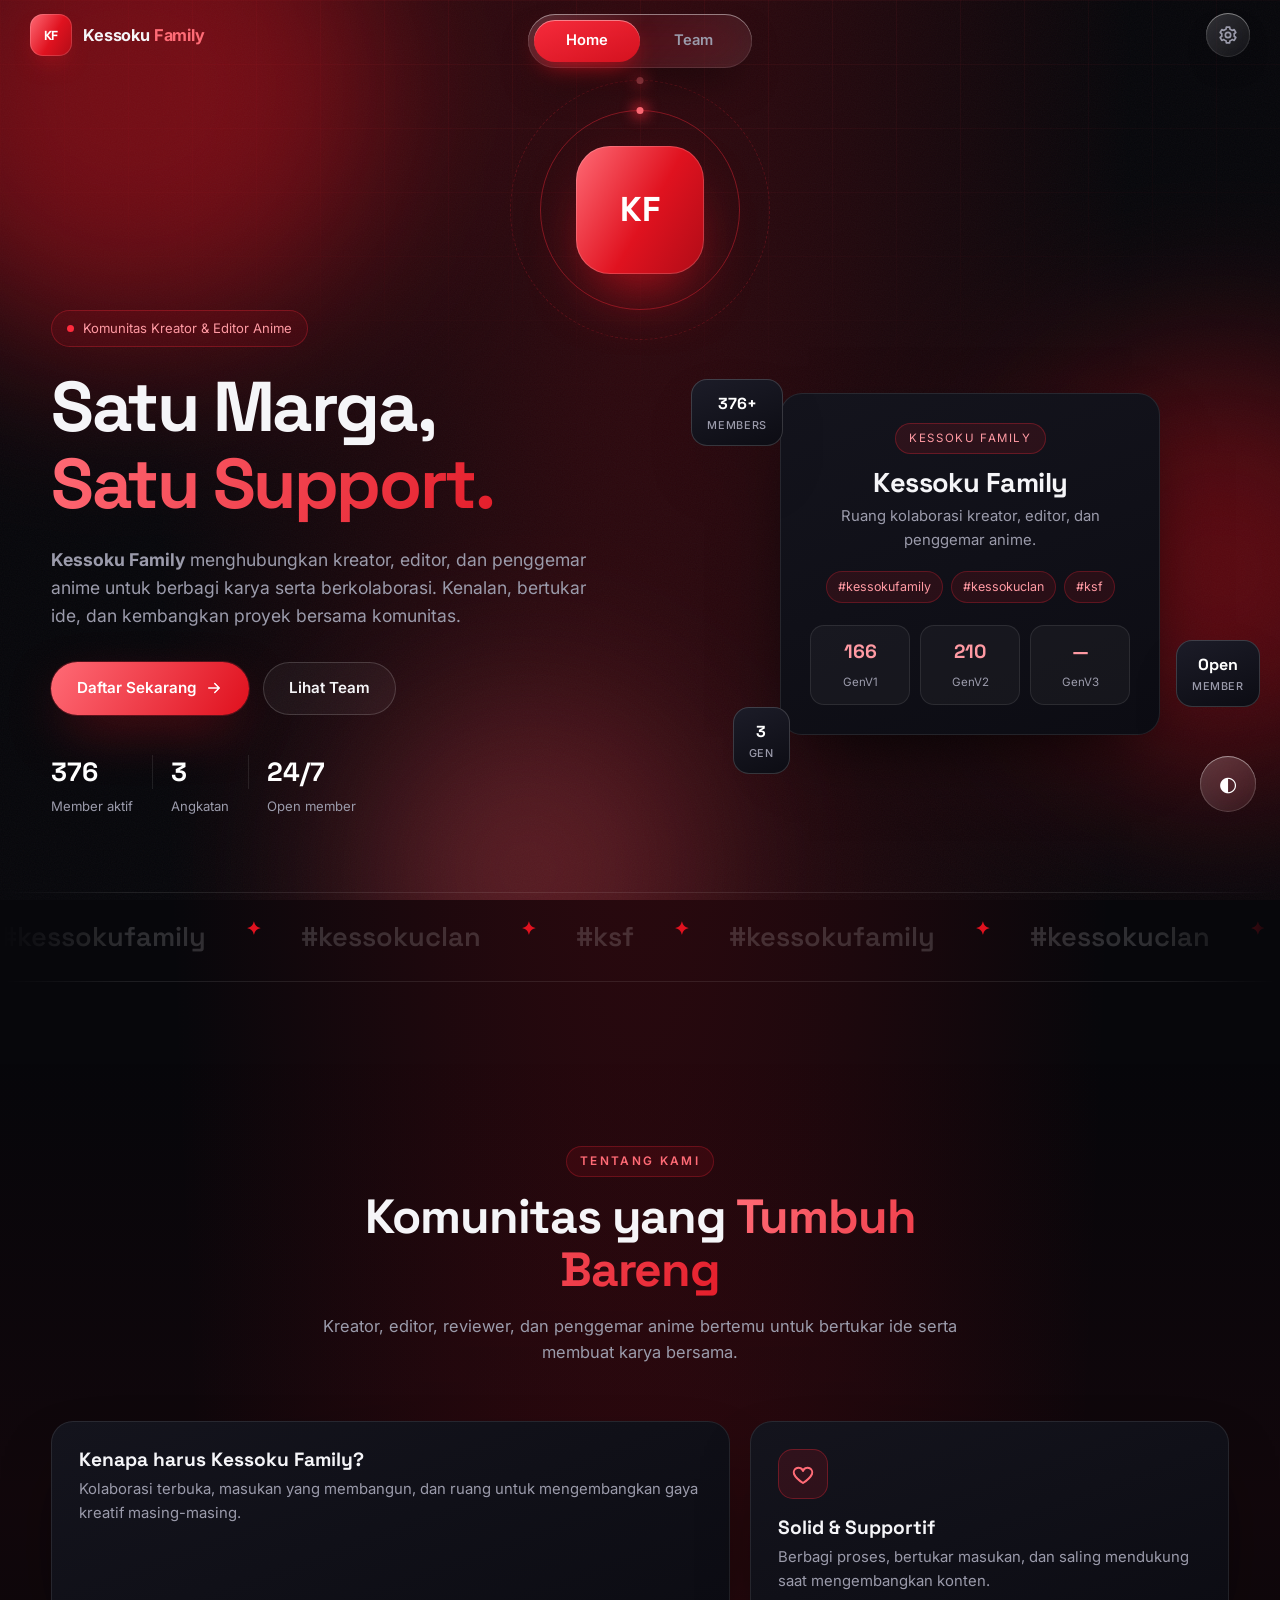
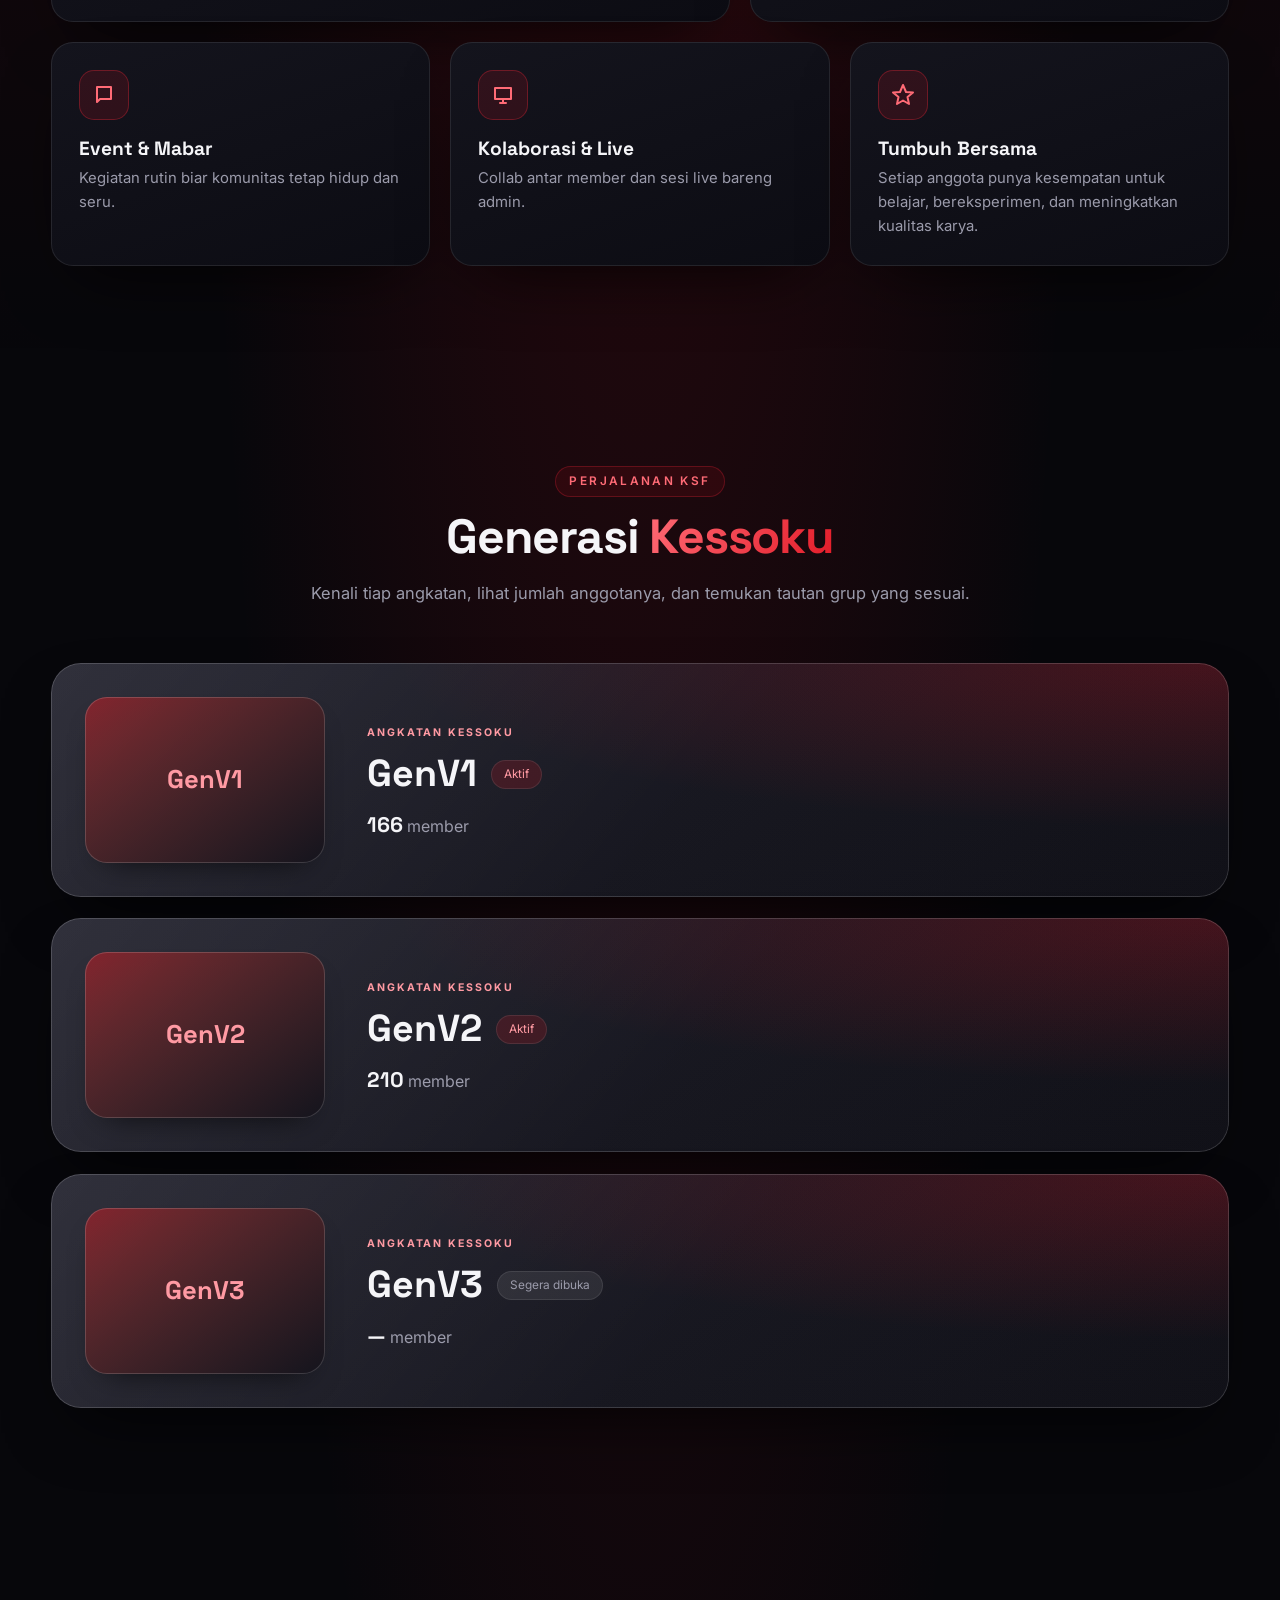
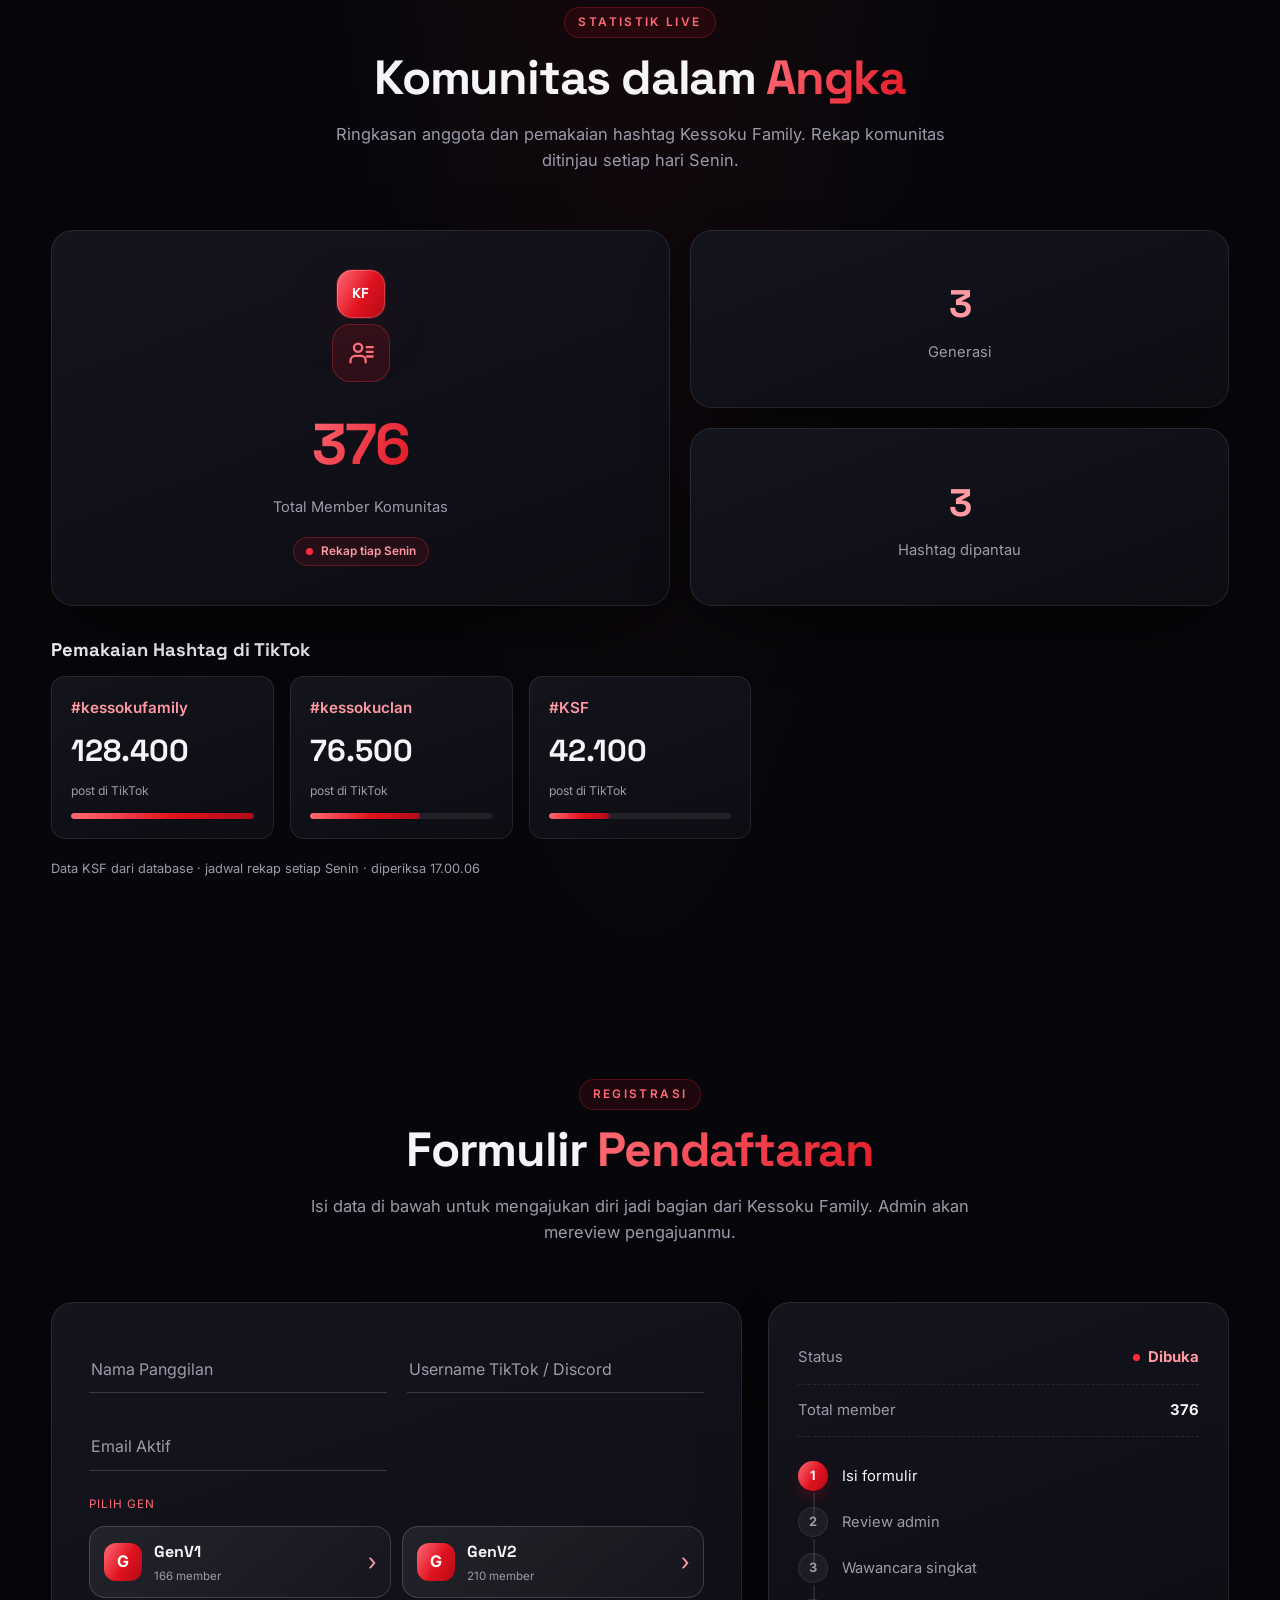
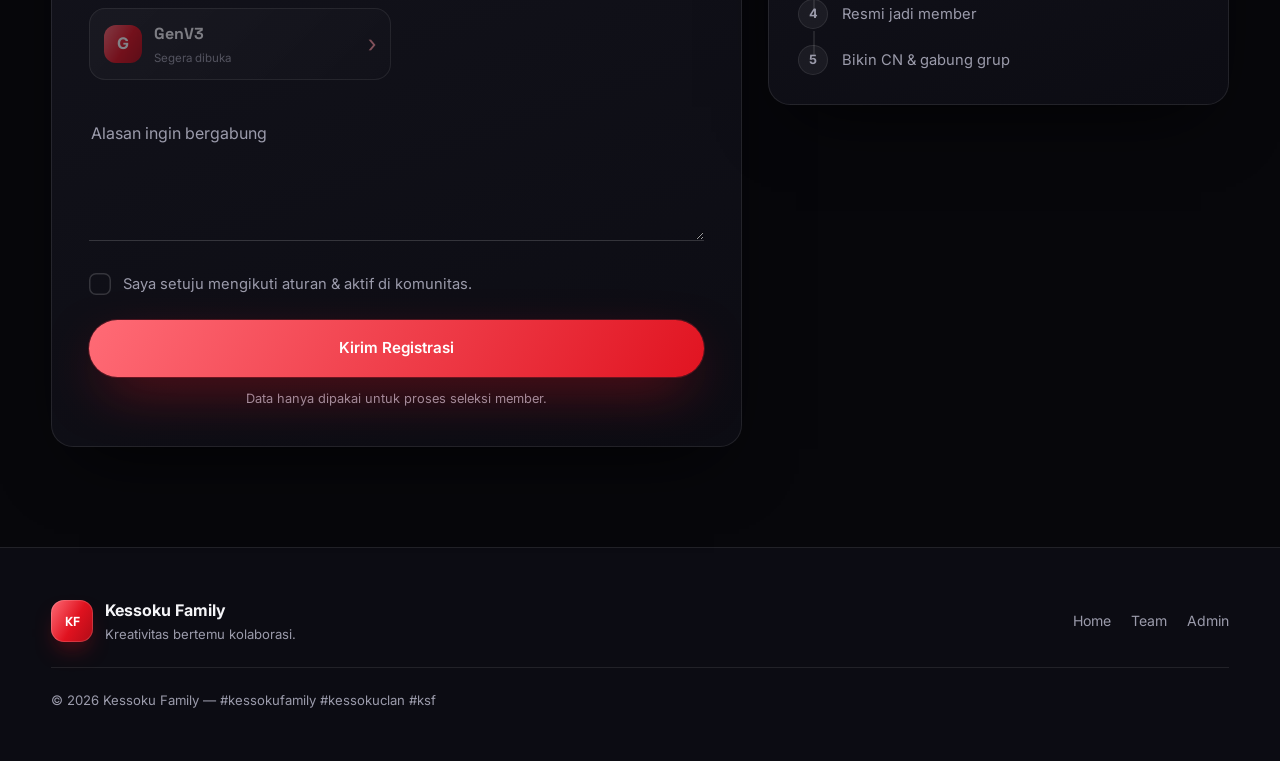
<file: index.html>
<!DOCTYPE html>
<html lang="id">
<head>
  <meta charset="UTF-8" />
  <meta name="viewport" content="width=device-width, initial-scale=1.0" />
  <meta name="theme-color" content="#e0121f" />
  <title>Kessoku Family — Home</title>
  <meta name="description" content="Kessoku Family — komunitas kreator & editor anime. Satu marga, satu support." />
  <link rel="preconnect" href="https://fonts.googleapis.com" />
  <link rel="preconnect" href="https://fonts.gstatic.com" crossorigin />
  <link href="https://fonts.googleapis.com/css2?family=Inter:wght@400;500;600;700&family=Space+Grotesk:wght@500;600;700&display=swap" rel="stylesheet" />
  <link rel="stylesheet" href="style.css" />
</head>
<body data-page="home">
  <div class="bg-layer" aria-hidden="true">
    <div class="grid-lines"></div>
    <span class="orb orb--1"></span><span class="orb orb--2"></span><span class="orb orb--3"></span>
    <div class="noise"></div>
  </div>
  <div class="scroll-progress" id="scrollProgress" aria-hidden="true"></div>

  <!-- TOPBAR • LIQUID GLASS -->
  <div class="topbar">
    <a href="index.html" class="brand" aria-label="Kessoku Family">
      <span class="brand__mark" data-logo data-fallback="KF">KF</span>
      <span class="brand__text">Kessoku <b>Family</b></span>
    </a>
    <a href="admin.html" class="gear" aria-label="Panel Admin">
      <svg viewBox="0 0 24 24"><circle cx="12" cy="12" r="3.2"/><path d="M19.4 13.5a7.6 7.6 0 0 0 0-3l2-1.5-2-3.5-2.4 1a7.6 7.6 0 0 0-2.6-1.5L14 2.5h-4l-.4 2.5a7.6 7.6 0 0 0-2.6 1.5l-2.4-1-2 3.5 2 1.5a7.6 7.6 0 0 0 0 3l-2 1.5 2 3.5 2.4-1c.8.7 1.7 1.2 2.6 1.5l.4 2.5h4l.4-2.5c.9-.3 1.8-.8 2.6-1.5l2.4 1 2-3.5-2-1.5Z"/></svg>
    </a>
  </div>

  <nav class="dock" id="dock" aria-label="Navigasi utama">
    <span class="dock__pill" aria-hidden="true"></span>
    <a href="index.html" class="dock__item is-active" data-i="0">Home</a>
    <a href="team.html" class="dock__item" data-i="1">Team</a>
  </nav>

  <main>
    <!-- HERO -->
    <section class="hero section" id="home">
      <div class="hero__brandwrap">
        <span class="hero__brandring" aria-hidden="true"></span>
        <span class="hero__brandring hero__brandring--2" aria-hidden="true"></span>
        <div class="hero__brandlogo" data-logo data-fallback="KF">KF</div>
      </div>
      <div class="container hero__grid">
        <div class="hero__content">
          <span class="badge reveal" style="--d:0"><span class="badge__dot"></span> Komunitas Kreator &amp; Editor Anime</span>
          <h1 class="hero__title reveal" style="--d:1">Satu Marga,<br /><span class="gradient-text">Satu Support.</span></h1>
          <p class="hero__desc reveal" style="--d:2">
            <b>Kessoku Family</b> menghubungkan kreator, editor, dan penggemar anime untuk berbagi karya serta berkolaborasi.
            Kenalan, bertukar ide, dan kembangkan proyek bersama komunitas.
          </p>
          <div class="hero__cta reveal" style="--d:3">
            <a href="#daftar" class="btn btn--primary" data-scroll data-join>
              <span>Daftar Sekarang</span>
              <svg viewBox="0 0 24 24" width="18" height="18" aria-hidden="true"><path d="M5 12h12M13 6l6 6-6 6" fill="none" stroke="currentColor" stroke-width="2" stroke-linecap="round" stroke-linejoin="round"/></svg>
            </a>
            <a href="team.html" class="btn btn--ghost"><span>Lihat Team</span></a>
          </div>
          <ul class="hero__meta reveal" style="--d:4">
            <li><b data-stat="members">0</b><span>Member aktif</span></li>
            <li><b data-stat="gens">0</b><span>Angkatan</span></li>
            <li><b data-count="24" data-suffix="/7">0</b><span>Open member</span></li>
          </ul>
        </div>

        <div class="hero__visual reveal" style="--d:2">
          <div class="gcard gcard--ring hero__main tilt">
            <span class="hero__chip">Kessoku Family</span>
            <h3>Kessoku Family</h3>
            <p>Ruang kolaborasi kreator, editor, dan penggemar anime.</p>
            <div class="hero__tags">
              <span class="tag">#kessokufamily</span>
              <span class="tag">#kessokuclan</span>
              <span class="tag">#ksf</span>
            </div>
            <div class="hero__bar" id="heroGens"></div>
          </div>

          <div class="float-card float-card--a"><b data-stat="members">0</b>+<small>Members</small></div>
          <div class="float-card float-card--b">Open<small>Member</small></div>
          <div class="float-card float-card--c"><b data-stat="gens">0</b><small>Gen</small></div>
        </div>
      </div>

      <div class="marquee" aria-hidden="true">
        <div class="marquee__track" id="marqueeTrack"></div>
      </div>
    </section>

    <!-- BENTO / TENTANG -->
    <section class="section section--alt" id="tentang">
      <div class="container">
        <header class="section__head reveal">
          <span class="eyebrow">Tentang Kami</span>
          <h2 class="section__title">Komunitas yang <span class="gradient-text">Tumbuh Bareng</span></h2>
            <p class="section__sub">Kreator, editor, reviewer, dan penggemar anime bertemu untuk bertukar ide serta membuat karya bersama.</p>
        </header>

        <div class="bento">
          <article class="gcard gcard--ring span-7 reveal" style="--d:0">
            <h3>Kenapa harus Kessoku Family?</h3>
            <p>Kolaborasi terbuka, masukan yang membangun, dan ruang untuk mengembangkan gaya kreatif masing-masing.</p>
          </article>

          <article class="gcard span-5 reveal" style="--d:1">
            <div class="feat__icon"><svg viewBox="0 0 24 24"><path d="M12 21s-7-4.5-9-9a4.5 4.5 0 0 1 9-3 4.5 4.5 0 0 1 9 3c-2 4.5-9 9-9 9Z"/></svg></div>
            <h3>Solid &amp; Supportif</h3>
            <p>Berbagi proses, bertukar masukan, dan saling mendukung saat mengembangkan konten.</p>
          </article>

          <article class="gcard span-4 reveal" style="--d:0">
            <div class="feat__icon"><svg viewBox="0 0 24 24"><path d="M5 4h14v12H8l-3 3V4Z"/></svg></div>
            <h3>Event &amp; Mabar</h3>
            <p>Kegiatan rutin biar komunitas tetap hidup dan seru.</p>
          </article>

          <article class="gcard span-4 reveal" style="--d:1">
            <div class="feat__icon"><svg viewBox="0 0 24 24"><path d="M4 5h16v11H4zM9 20h6M12 16v4"/></svg></div>
            <h3>Kolaborasi &amp; Live</h3>
            <p>Collab antar member dan sesi live bareng admin.</p>
          </article>

          <article class="gcard span-4 reveal" style="--d:2">
            <div class="feat__icon"><svg viewBox="0 0 24 24"><path d="M12 2 15 9l7 .5-5.5 4.5L18 21l-6-3.5L6 21l1.5-7L2 9.5 9 9z"/></svg></div>
            <h3>Tumbuh Bersama</h3>
            <p>Setiap anggota punya kesempatan untuk belajar, bereksperimen, dan meningkatkan kualitas karya.</p>
          </article>
        </div>
      </div>
    </section>

    <!-- PREVIEW GENERASI -->
    <section class="section gen-showcase" id="generasi">
      <div class="container">
        <header class="section__head reveal">
          <span class="eyebrow">Perjalanan KSF</span>
          <h2 class="section__title">Generasi <span class="gradient-text">Kessoku</span></h2>
          <p class="section__sub">Kenali tiap angkatan, lihat jumlah anggotanya, dan temukan tautan grup yang sesuai.</p>
        </header>
        <div class="gen-preview-list" id="generationPreview"></div>
        <div class="community-links" id="customLinksSection" hidden>
          <h3 class="stat-sub">Kanal Resmi &amp; Tautan</h3>
          <div class="custom-link-grid" id="customLinksGrid"></div>
        </div>
      </div>
    </section>

    <!-- STATISTIK KOMUNITAS -->
    <section class="section" id="statistik">
      <div class="container">
        <header class="section__head reveal">
          <span class="eyebrow">Statistik Live</span>
          <h2 class="section__title">Komunitas dalam <span class="gradient-text">Angka</span></h2>
          <p class="section__sub">Ringkasan anggota dan pemakaian hashtag Kessoku Family. Rekap komunitas ditinjau setiap hari Senin.</p>
        </header>

        <div class="stat-hero">
          <article class="gcard gcard--ring stat-big reveal">
            <span class="stat-big__brand" data-logo data-fallback="KF">KF</span>
            <span class="stat-big__icon" aria-hidden="true">
              <svg viewBox="0 0 24 24"><path d="M16 20v-1.5a4 4 0 0 0-4-4H7a4 4 0 0 0-4 4V20"/><circle cx="9.5" cy="7.5" r="3.5"/><path d="M17 11h5M17 15h5M17 7h5"/></svg>
            </span>
            <b class="stat-num" data-stat="members">0</b>
            <span class="stat-cap">Total Member Komunitas</span>
            <span class="live" id="liveBadge"><span class="dot"></span> Rekap tiap Senin</span>
          </article>

          <div class="stat-mini">
            <article class="gcard stat-card reveal" style="--d:1">
              <b class="stat-num" data-stat="gens">0</b>
              <span class="stat-cap">Generasi</span>
            </article>
            <article class="gcard stat-card reveal" style="--d:2">
              <b class="stat-num" data-stat="tags">0</b>
              <span class="stat-cap">Hashtag dipantau</span>
            </article>
          </div>
        </div>

        <h3 class="stat-sub reveal">Pemakaian Hashtag di TikTok</h3>
        <div class="tag-stats" id="tagStats"></div>

        <p class="stat-foot" id="statFoot"></p>
      </div>
    </section>

    <!-- FORM REGISTRASI -->
    <section class="section" id="daftar">
      <div class="container">
        <header class="section__head reveal">
          <span class="eyebrow">Registrasi</span>
          <h2 class="section__title">Formulir <span class="gradient-text">Pendaftaran</span></h2>
          <p class="section__sub">Isi data di bawah untuk mengajukan diri jadi bagian dari Kessoku Family. Admin akan mereview pengajuanmu.</p>
        </header>

        <div class="form-wrap">
          <form class="form gcard reveal" id="regForm" novalidate>
            <div class="field">
              <input type="text" id="nama" placeholder=" " required /><label for="nama">Nama Panggilan</label><span class="field__line"></span>
            </div>
            <div class="field">
              <input type="text" id="tt" placeholder=" " required /><label for="tt">Username TikTok / Discord</label><span class="field__line"></span>
            </div>
            <div class="field">
              <input type="email" id="email" placeholder=" " required /><label for="email">Email Aktif</label><span class="field__line"></span>
            </div>
            <div class="field field--full gen-select-field">
              <input type="hidden" id="gen" required>
              <span class="label--static gen-picker-label">Pilih Gen</span>
              <div class="gen-picker" id="genPicker" role="group" aria-label="Pilih generasi untuk pendaftaran"></div>
            </div>
            <div class="field field--full">
              <textarea id="alasan" rows="4" placeholder=" " required></textarea><label for="alasan">Alasan ingin bergabung</label><span class="field__line"></span>
            </div>
            <label class="check field--full">
              <input type="checkbox" id="setuju" required /><span class="check__box" aria-hidden="true"></span>
              <span class="check__text">Saya setuju mengikuti aturan &amp; aktif di komunitas.</span>
            </label>
            <div class="field--full">
              <button type="submit" class="btn btn--primary btn--block" id="submitBtn"><span>Kirim Registrasi</span></button>
              <p class="form__note">Data hanya dipakai untuk proses seleksi member.</p>
            </div>
          </form>

          <aside class="panel gcard reveal" style="--d:1">
            <div class="panel__row"><span>Status</span><b class="ok"><span class="badge__dot"></span> Dibuka</b></div>
            <div class="panel__row"><span>Total member</span><b data-stat="members">0</b></div>
            <div class="panel__steps">
              <div class="step is-done"><i>1</i><span>Isi formulir</span></div>
              <div class="step"><i>2</i><span>Review admin</span></div>
              <div class="step"><i>3</i><span>Wawancara singkat</span></div>
              <div class="step"><i>4</i><span>Resmi jadi member</span></div>
              <div class="step"><i>5</i><span>Bikin CN &amp; gabung grup</span></div>
            </div>
          </aside>
        </div>
      </div>
    </section>
  </main>

  <footer class="footer">
    <div class="container footer__inner">
      <div class="footer__brand">
        <span class="brand__mark" data-logo data-fallback="KF">KF</span>
        <span><b>Kessoku Family</b><small>Kreativitas bertemu kolaborasi.</small></span>
      </div>
      <nav class="footer__links">
        <a href="index.html">Home</a><a href="team.html">Team</a><a href="admin.html">Admin</a>
      </nav>
      <p class="footer__copy">© <span id="year"></span> Kessoku Family — #kessokufamily #kessokuclan #ksf</p>
    </div>
  </footer>

  <div class="toast" id="toast" role="status" aria-live="polite">
    <span class="toast__icon" aria-hidden="true">✓</span>
    <div class="toast__body"><b>Registrasi terkirim!</b><span>Pengajuanmu sedang direview admin.</span></div>
  </div>
  <button class="to-top" id="toTop" aria-label="Kembali ke atas">
    <svg viewBox="0 0 24 24" width="18" height="18" aria-hidden="true"><path d="M12 19V5M5 12l7-7 7 7" fill="none" stroke="currentColor" stroke-width="2" stroke-linecap="round" stroke-linejoin="round"/></svg>
  </button>

  <script src="config.js"></script>
  <script src="data.js"></script>
  <script src="script.js"></script>
</body>
</html>
</file>
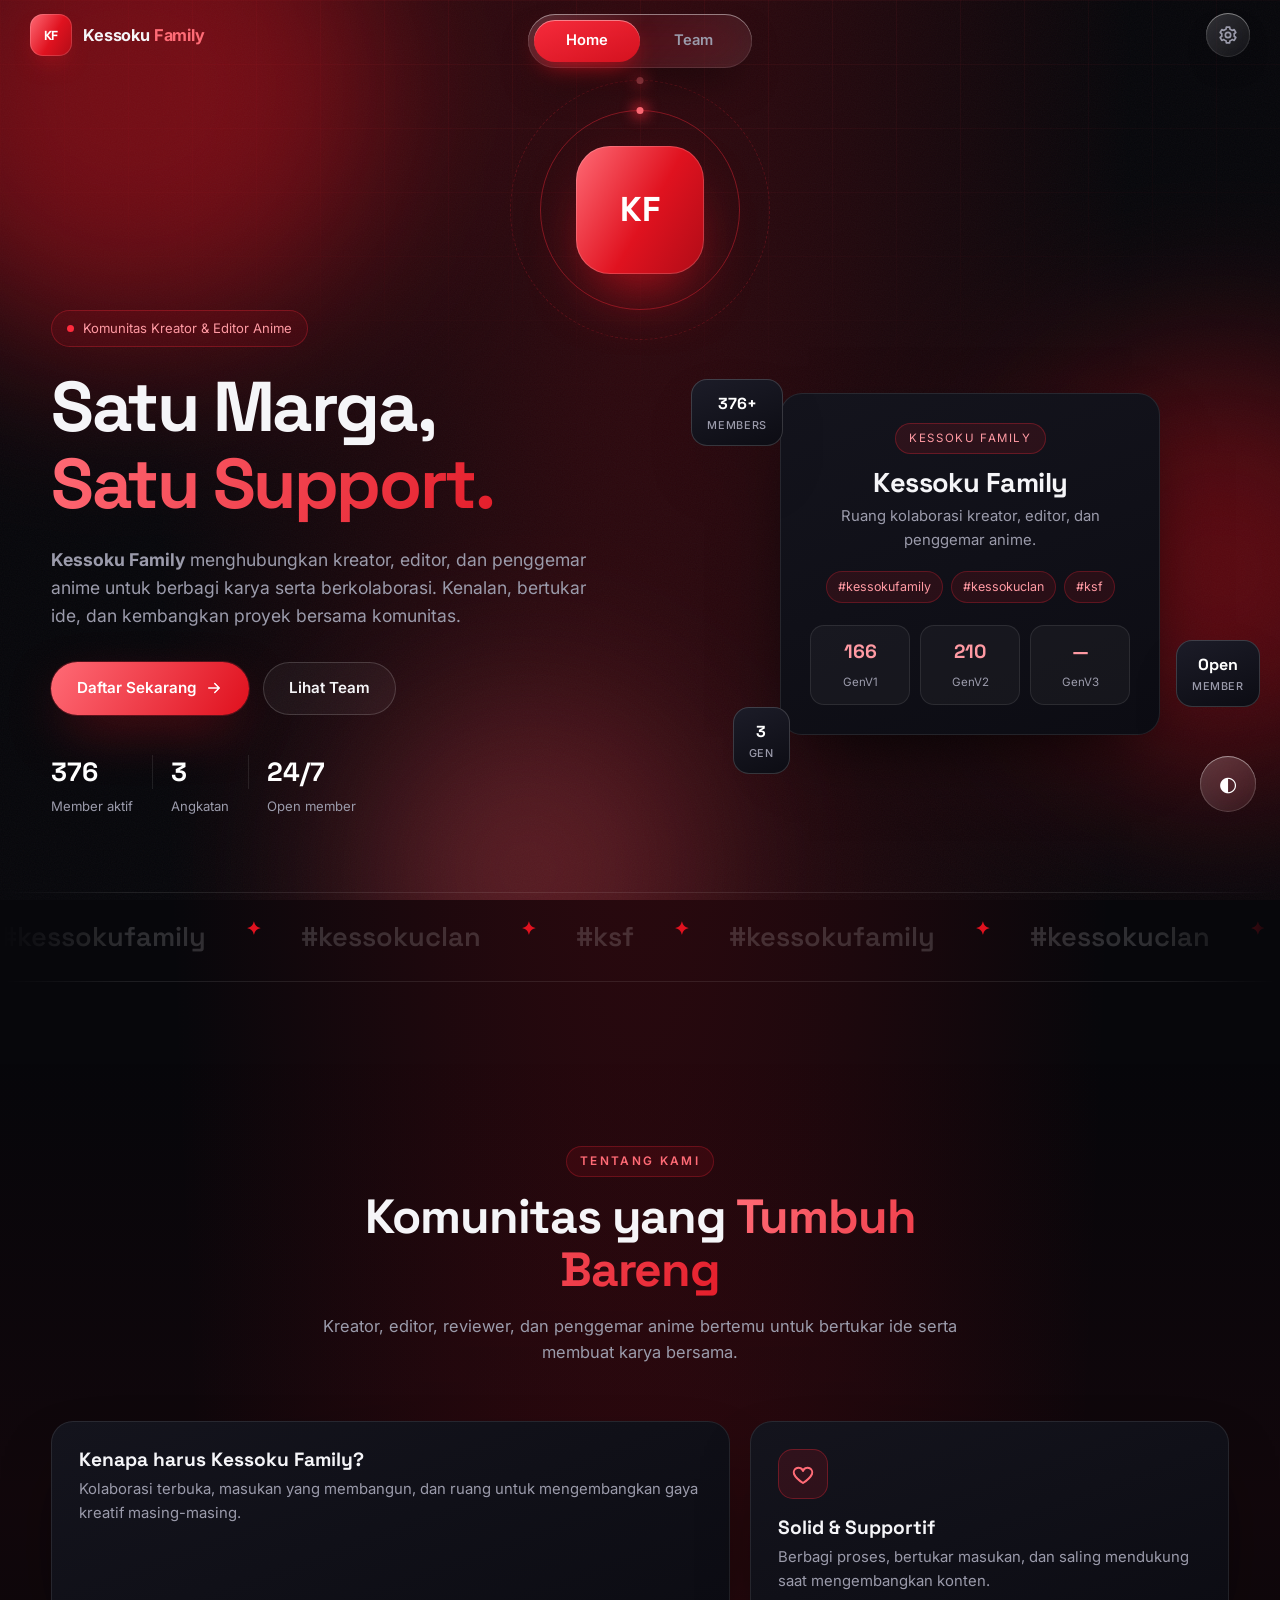
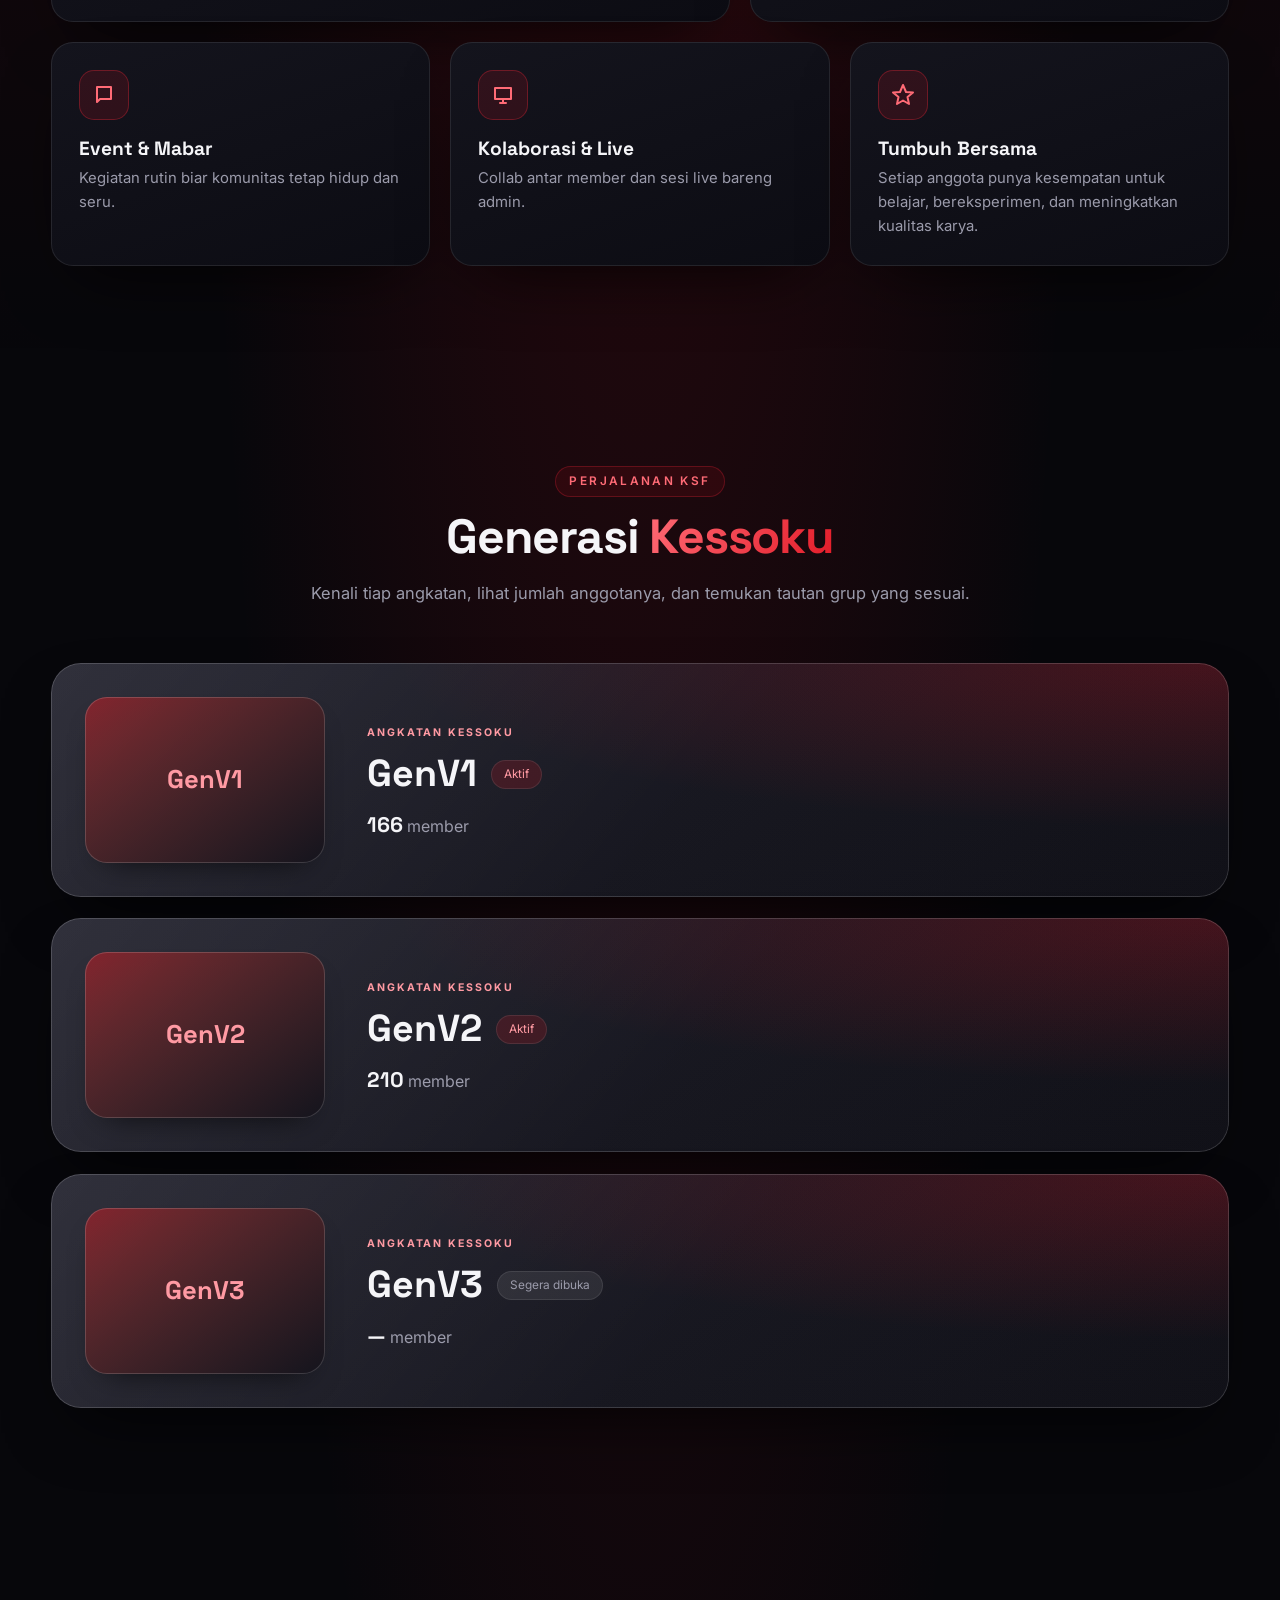
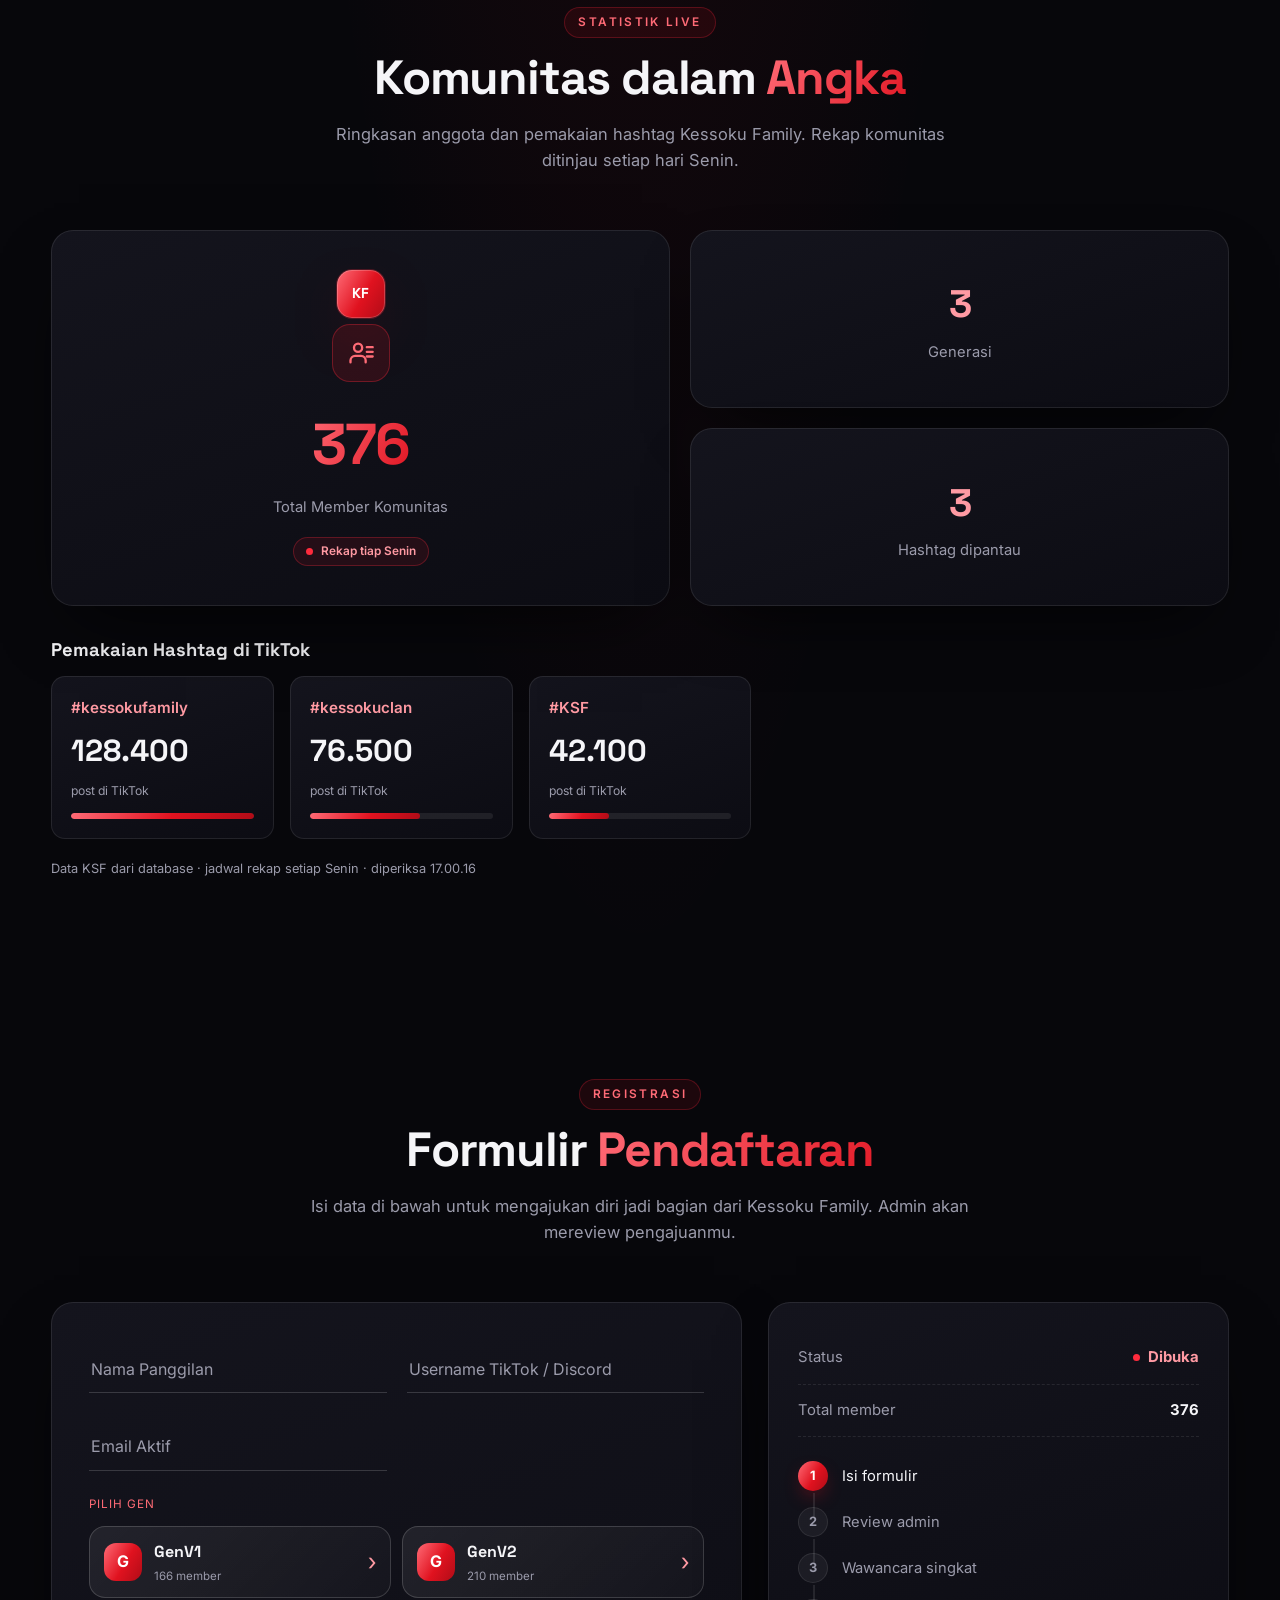
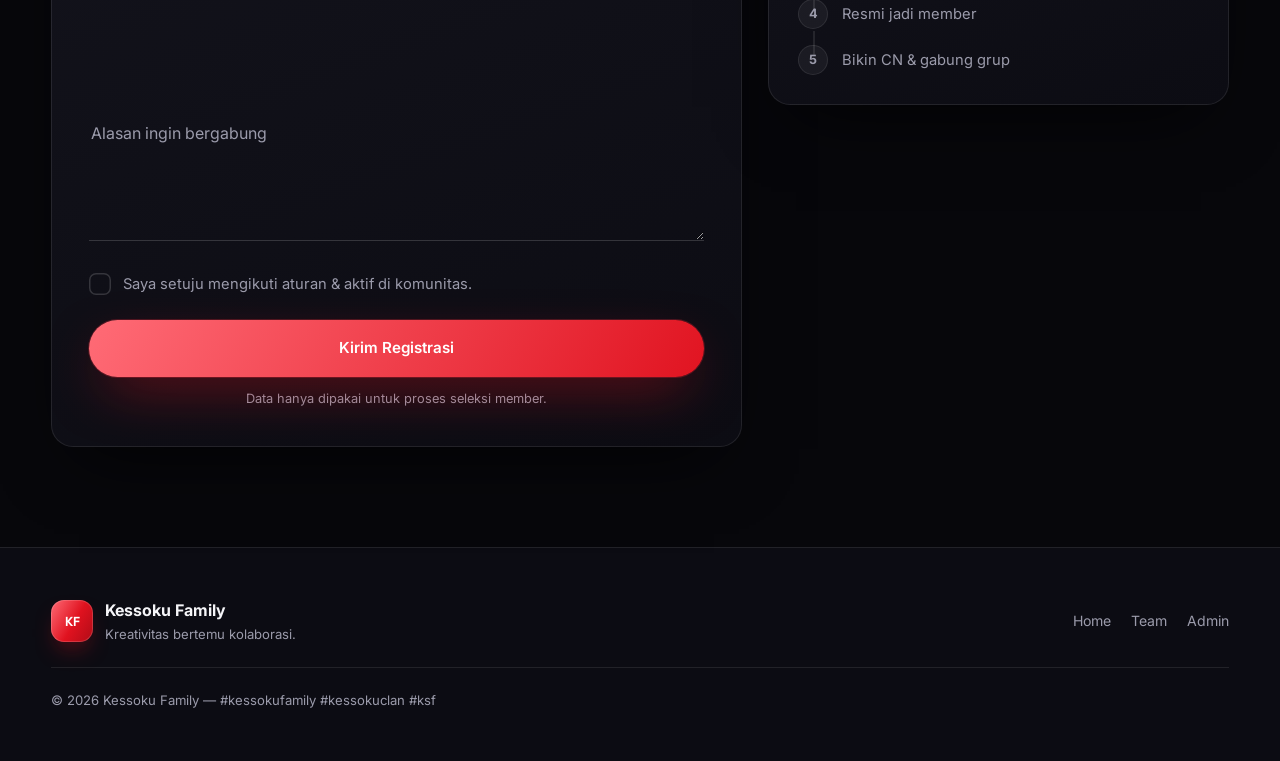
<file: join.html>
<!DOCTYPE html>
<html lang="id">
<head>
  <meta charset="UTF-8" />
  <meta name="viewport" content="width=device-width, initial-scale=1.0" />
  <meta name="theme-color" content="#e0121f" />
  <title>Kessoku Family — Bikin CN &amp; Gabung</title>
  <meta name="description" content="Bikin CN Kessoku Family dan gabung ke grup sesuai gen pilihanmu." />
  <link rel="preconnect" href="https://fonts.googleapis.com" />
  <link rel="preconnect" href="https://fonts.gstatic.com" crossorigin />
  <link href="https://fonts.googleapis.com/css2?family=Inter:wght@400;500;600;700&family=Space+Grotesk:wght@500;600;700&display=swap" rel="stylesheet" />
  <link rel="stylesheet" href="style.css" />
</head>
<body data-page="join">
  <div class="bg-layer" aria-hidden="true">
    <div class="grid-lines"></div>
    <span class="orb orb--1"></span><span class="orb orb--2"></span><span class="orb orb--3"></span>
    <div class="noise"></div>
  </div>
  <div class="scroll-progress" id="scrollProgress" aria-hidden="true"></div>

  <!-- TOPBAR • LIQUID GLASS -->
  <div class="topbar">
    <a href="index.html" class="brand" aria-label="Kessoku Family">
      <span class="brand__mark" data-logo data-fallback="KF">KF</span>
      <span class="brand__text">Kessoku <b>Family</b></span>
    </a>
    <a href="admin.html" class="gear" aria-label="Panel Admin">
      <svg viewBox="0 0 24 24"><circle cx="12" cy="12" r="3.2"/><path d="M19.4 13.5a7.6 7.6 0 0 0 0-3l2-1.5-2-3.5-2.4 1a7.6 7.6 0 0 0-2.6-1.5L14 2.5h-4l-.4 2.5a7.6 7.6 0 0 0-2.6 1.5l-2.4-1-2 3.5 2 1.5a7.6 7.6 0 0 0 0 3l-2 1.5 2 3.5 2.4-1c.8.7 1.7 1.2 2.6 1.5l.4 2.5h4l.4-2.5c.9-.3 1.8-.8 2.6-1.5l2.4 1 2-3.5-2-1.5Z"/></svg>
    </a>
  </div>

  <main id="joinApp">
    <!-- HEADER + INPUT -->
    <section class="section join-top">
      <div class="container">
        <div class="gcard gcard--ring join-card tilt">
          <span class="eyebrow reveal">Langkah Terakhir</span>
          <h1 class="reveal" style="--d:1">Bikin <span class="gradient-text">CN Kessoku</span></h1>
          <p class="join-card__sub reveal" style="--d:2">
            Tulis nickname-mu, salin CN yang paling cocok, lalu buka undangan grup dari gen pilihanmu.
          </p>

          <form class="join-form reveal" style="--d:3" id="cnForm" novalidate>
            <div class="field">
              <input type="text" id="cnName" placeholder=" " maxlength="24" autocomplete="off" required />
              <label for="cnName">Nickname TikTok (contoh: RAYEN)</label>
              <span class="field__line"></span>
            </div>
            <button type="submit" class="btn btn--primary" id="cnBtn"><span>Buat CN</span></button>
          </form>
        </div>
      </div>
    </section>

    <!-- HASIL CN -->
    <section class="section join-result" id="cnBlock" hidden>
      <div class="container">
        <div class="cn-head reveal">
          <span class="cn-warn" aria-hidden="true">
            <svg viewBox="0 0 24 24"><path d="M12 3.6 2.7 19.8h18.6L12 3.6Z"/><path d="M12 9.4v4.4M12 17.2h.01"/></svg>
          </span>
          <div>
            <h2>CN KSF <em>(wajib)</em></h2>
            <p>Salin salah satu CN dan gunakan sebagai nama profil KSF-mu.</p>
          </div>
        </div>

        <div class="cn-bars" id="cnBars"></div>

        <div class="join-cta reveal" id="joinCta">
          <p class="join-gen">Gen pilihanmu: <b id="joinGenName">—</b></p>
          <button type="button" class="btn btn--primary btn--lg" id="joinBtn">
            <span>Bergabung dengan Kessoku Family</span>
          </button>
          <p class="join-note" id="joinNote">Saat menekan tombol, undangan grup akan dibuka dan ringkasan pendaftaran disalin. Tempelkan pesan di WhatsApp; bergabung tetap perlu dikonfirmasi di aplikasi.</p>
          <a href="index.html" class="join-back">← Kembali ke Home</a>
        </div>
      </div>
    </section>
  </main>

  <footer class="footer">
    <div class="container footer__inner">
      <div class="footer__brand">
        <span class="brand__mark" data-logo data-fallback="KF">KF</span>
        <span><b>Kessoku Family</b><small>Kreativitas bertemu kolaborasi.</small></span>
      </div>
      <nav class="footer__links">
        <a href="index.html">Home</a><a href="team.html">Team</a><a href="admin.html">Admin</a>
      </nav>
      <p class="footer__copy">© <span id="year"></span> Kessoku Family — #kessokufamily #kessokuclan #ksf</p>
    </div>
  </footer>

  <div class="toast" id="toast" role="status" aria-live="polite">
    <span class="toast__icon" aria-hidden="true">✓</span>
    <div class="toast__body"><b>CN disalin</b><span>CN berhasil dicopy.</span></div>
  </div>
  <button class="to-top" id="toTop" aria-label="Kembali ke atas">
    <svg viewBox="0 0 24 24" width="18" height="18" aria-hidden="true"><path d="M12 19V5M5 12l7-7 7 7" fill="none" stroke="currentColor" stroke-width="2" stroke-linecap="round" stroke-linejoin="round"/></svg>
  </button>

  <script src="config.js"></script>
  <script src="data.js"></script>
  <script src="script.js"></script>
</body>
</html>
</file>
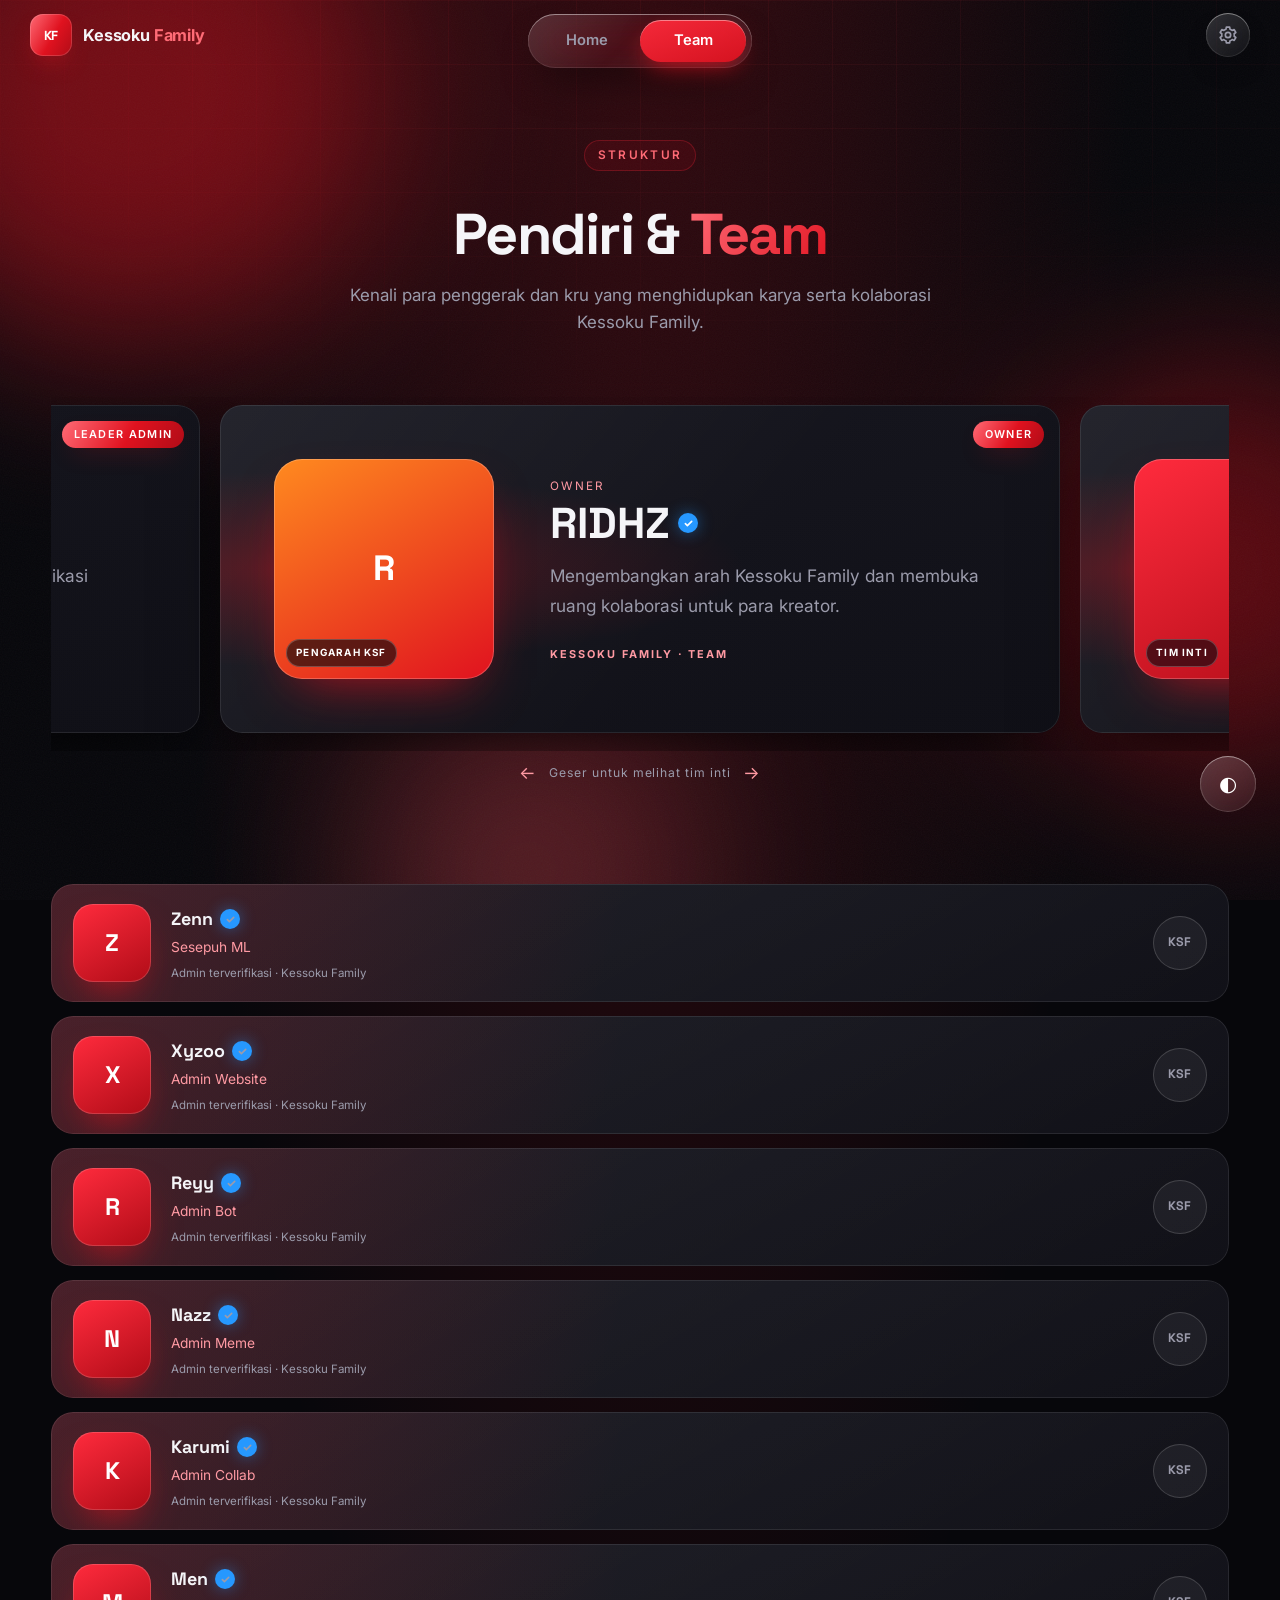
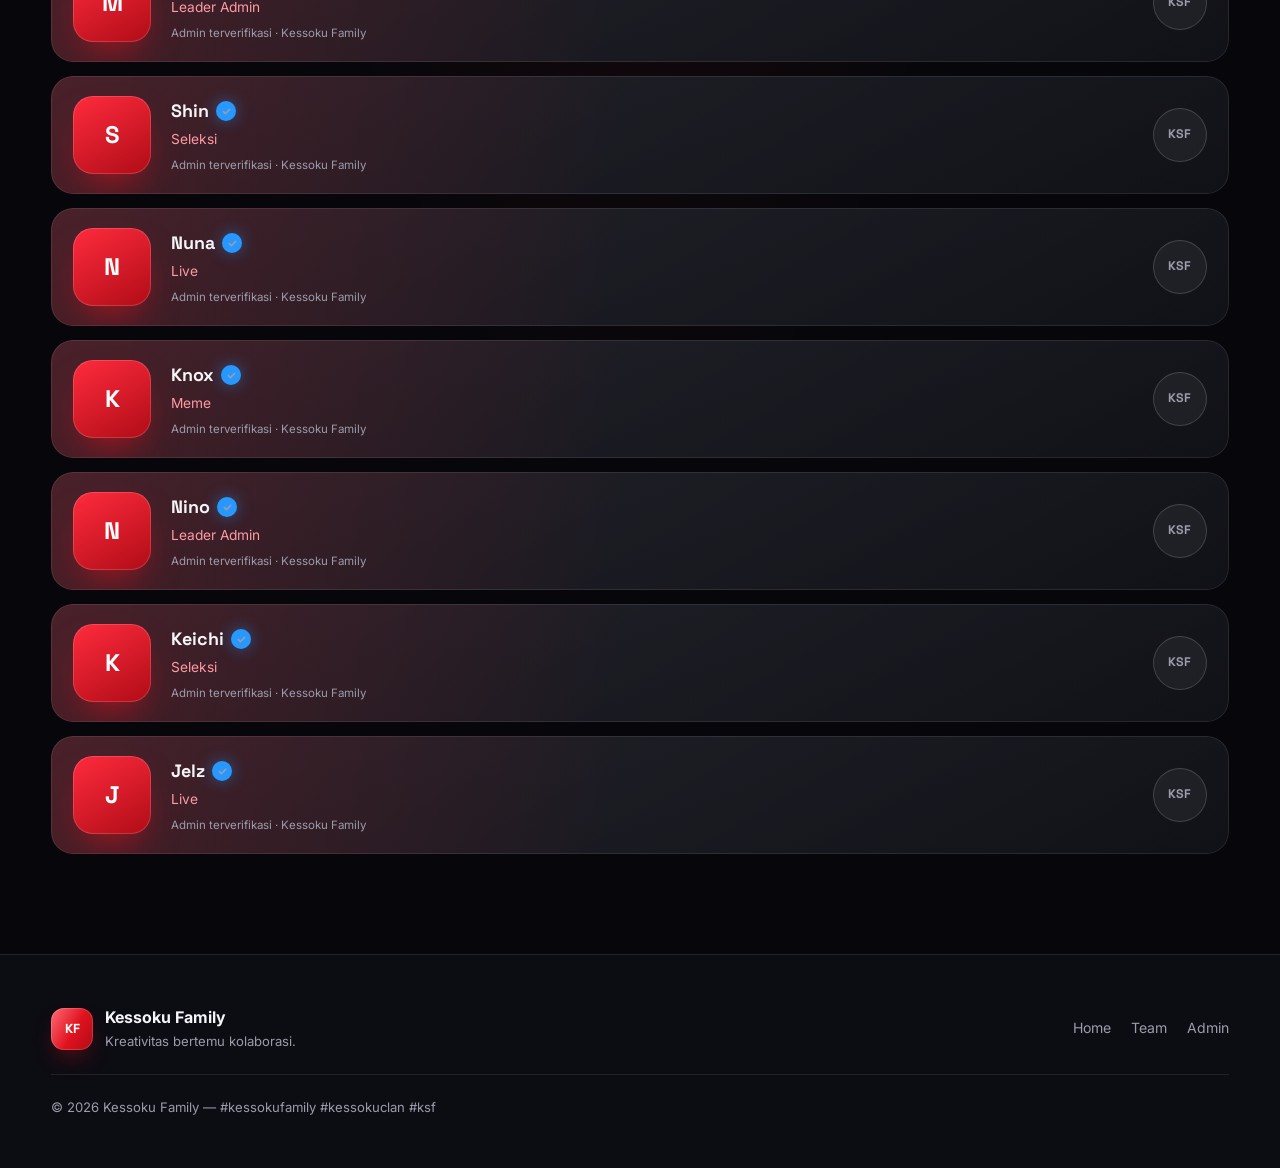
<file: team.html>
<!DOCTYPE html>
<html lang="id">
<head>
  <meta charset="UTF-8" />
  <meta name="viewport" content="width=device-width, initial-scale=1.0" />
  <meta name="theme-color" content="#e0121f" />
  <title>Kessoku Family — Team</title>
  <meta name="description" content="Struktur pendiri dan admin Kessoku Family." />
  <link rel="preconnect" href="https://fonts.googleapis.com" />
  <link rel="preconnect" href="https://fonts.gstatic.com" crossorigin />
  <link href="https://fonts.googleapis.com/css2?family=Inter:wght@400;500;600;700&family=Space+Grotesk:wght@500;600;700&display=swap" rel="stylesheet" />
  <link rel="stylesheet" href="style.css" />
</head>
<body data-page="team">
  <div class="bg-layer" aria-hidden="true">
    <div class="grid-lines"></div>
    <span class="orb orb--1"></span><span class="orb orb--2"></span><span class="orb orb--3"></span>
    <div class="noise"></div>
  </div>
  <div class="scroll-progress" id="scrollProgress" aria-hidden="true"></div>

  <!-- TOPBAR • LIQUID GLASS -->
  <div class="topbar">
    <a href="index.html" class="brand" aria-label="Kessoku Family">
      <span class="brand__mark" data-logo data-fallback="KF">KF</span>
      <span class="brand__text">Kessoku <b>Family</b></span>
    </a>
    <a href="admin.html" class="gear" aria-label="Panel Admin">
      <svg viewBox="0 0 24 24"><circle cx="12" cy="12" r="3.2"/><path d="M19.4 13.5a7.6 7.6 0 0 0 0-3l2-1.5-2-3.5-2.4 1a7.6 7.6 0 0 0-2.6-1.5L14 2.5h-4l-.4 2.5a7.6 7.6 0 0 0-2.6 1.5l-2.4-1-2 3.5 2 1.5a7.6 7.6 0 0 0 0 3l-2 1.5 2 3.5 2.4-1c.8.7 1.7 1.2 2.6 1.5l.4 2.5h4l.4-2.5c.9-.3 1.8-.8 2.6-1.5l2.4 1 2-3.5-2-1.5Z"/></svg>
    </a>
  </div>

  <nav class="dock" id="dock" aria-label="Navigasi utama">
    <span class="dock__pill" aria-hidden="true"></span>
    <a href="index.html" class="dock__item" data-i="0">Home</a>
    <a href="team.html" class="dock__item is-active" data-i="1">Team</a>
  </nav>

  <main>
    <section class="page-head">
      <div class="container">
        <span class="eyebrow reveal">Struktur</span>
        <h1 class="reveal" style="--d:1">Pendiri &amp; <span class="gradient-text">Team</span></h1>
        <p class="reveal" style="--d:2">Kenali para penggerak dan kru yang menghidupkan karya serta kolaborasi Kessoku Family.</p>
      </div>
    </section>

    <section class="section" id="struktur" style="padding-top:20px">
      <div class="container">
        <div class="founders" id="founders" tabindex="0" role="region" aria-label="Kartu owner, co-owner, dan leader. Geser ke kiri atau kanan untuk melihat semuanya."></div>
        <p class="founder-track-hint" aria-hidden="true"><span>←</span> Geser untuk melihat tim inti <span>→</span></p>

        <h3 class="team__subtitle reveal">Kru &amp; Pengelola KSF</h3>
        <div class="team-grid" id="teamGrid"></div>
      </div>
    </section>
  </main>

  <footer class="footer">
    <div class="container footer__inner">
      <div class="footer__brand">
        <span class="brand__mark" data-logo data-fallback="KF">KF</span>
        <span><b>Kessoku Family</b><small>Kreativitas bertemu kolaborasi.</small></span>
      </div>
      <nav class="footer__links">
        <a href="index.html">Home</a><a href="team.html">Team</a><a href="admin.html">Admin</a>
      </nav>
      <p class="footer__copy">© <span id="year"></span> Kessoku Family — #kessokufamily #kessokuclan #ksf</p>
    </div>
  </footer>

  <button class="to-top" id="toTop" aria-label="Kembali ke atas">
    <svg viewBox="0 0 24 24" width="18" height="18" aria-hidden="true"><path d="M12 19V5M5 12l7-7 7 7" fill="none" stroke="currentColor" stroke-width="2" stroke-linecap="round" stroke-linejoin="round"/></svg>
  </button>

  <script src="config.js"></script>
  <script src="data.js"></script>
  <script src="script.js"></script>
</body>
</html>
</file>
<file: style.css>
/* =========================================================
   Kessoku Family — style.css
   Tema merah • kartu/bento • glass • micro animations
   ========================================================= */

/* ---------- 0. Animated custom property (border berjalan) ---------- */
@property --a { syntax: '<angle>'; inherits: false; initial-value: 0deg; }
@property --red-300 { syntax: '<color>'; inherits: true; initial-value: #ff9aa3; }
@property --red-400 { syntax: '<color>'; inherits: true; initial-value: #ff6b76; }
@property --red-500 { syntax: '<color>'; inherits: true; initial-value: #ff2b3d; }
@property --red-600 { syntax: '<color>'; inherits: true; initial-value: #e0121f; }
@property --red-700 { syntax: '<color>'; inherits: true; initial-value: #b00c17; }
@property --red-900 { syntax: '<color>'; inherits: true; initial-value: #4d050b; }
@property --bg { syntax: '<color>'; inherits: true; initial-value: #07070b; }
@property --bg-2 { syntax: '<color>'; inherits: true; initial-value: #0c0c13; }
@property --surface { syntax: '<color>'; inherits: true; initial-value: #14141d; }
@property --surface-2 { syntax: '<color>'; inherits: true; initial-value: #1c1c28; }

/* ---------- 1. Tokens ---------- */
:root {
  --red-300: #ff9aa3;
  --red-400: #ff6b76;
  --red-500: #ff2b3d;
  --red-600: #e0121f;
  --red-700: #b00c17;
  --red-900: #4d050b;
  --red-rgb-500: 255, 43, 61;
  --red-rgb-600: 224, 18, 31;

  --bg: #07070b;
  --bg-2: #0c0c13;
  --surface: #14141d;
  --surface-2: #1c1c28;
  --line: rgba(255, 255, 255, .09);
  --line-2: rgba(255, 255, 255, .16);

  --text: #f5f5f8;
  --muted: #9b9bab;

  --grad: linear-gradient(120deg, var(--red-400), var(--red-600) 55%, var(--red-700));
  --glass: rgba(20, 20, 28, .55);

  --radius: 22px;
  --radius-sm: 14px;
  --shadow: 0 30px 70px -28px rgba(0, 0, 0, .85);
  --glow-red: 0 0 0 1px rgba(var(--red-rgb-500), .25), 0 20px 55px -16px rgba(var(--red-rgb-600), .65);

  --ease: cubic-bezier(.22, 1, .36, 1);
  --ease-out: cubic-bezier(.16, 1, .3, 1);
  --nav-h: 70px;
}

/* ---------- 2. Base ---------- */
* { box-sizing: border-box; }
html { scroll-behavior: smooth; }
body {
  margin: 0;
  background: radial-gradient(ellipse at 50% -12%, color-mix(in srgb, var(--red-600), transparent 78%), transparent 55%), var(--bg);
  color: var(--text);
  font-family: 'Inter', system-ui, -apple-system, sans-serif;
  line-height: 1.6; -webkit-font-smoothing: antialiased; overflow-x: hidden;
  transition:
    --red-300 .62s var(--ease), --red-400 .62s var(--ease), --red-500 .62s var(--ease),
    --red-600 .62s var(--ease), --red-700 .62s var(--ease), --red-900 .62s var(--ease),
    --bg .62s var(--ease), --bg-2 .62s var(--ease), --surface .62s var(--ease), --surface-2 .62s var(--ease);
}
h1, h2, h3, h4 { font-family: 'Space Grotesk', 'Inter', sans-serif; line-height: 1.1; margin: 0; }
p { margin: 0; }
a { color: inherit; text-decoration: none; }
img { display: block; max-width: 100%; }
button, input, select, textarea { font: inherit; color: inherit; }
::selection { background: var(--red-600); color: #fff; }

.container { width: min(1180px, 92vw); margin-inline: auto; }
.gradient-text {
  background: var(--grad); background-size: 220% 100%;
  -webkit-background-clip: text; background-clip: text; color: transparent;
  animation: gradShift 7s ease-in-out infinite;
}
.section { position: relative; padding: 100px 0; }
.section--alt { background: linear-gradient(180deg, transparent, rgba(var(--red-rgb-600), .05), transparent); }

.section__head { max-width: 660px; margin: 0 auto 56px; text-align: center; }
.eyebrow {
  display: inline-block; margin-bottom: 14px; padding: 6px 14px; border-radius: 999px;
  font-size: .74rem; font-weight: 600; letter-spacing: .2em; text-transform: uppercase;
  color: var(--red-400); background: rgba(var(--red-rgb-600), .1); box-shadow: inset 0 0 0 1px rgba(var(--red-rgb-500), .25);
}
.section__title { font-size: clamp(2rem, 4.6vw, 3rem); font-weight: 700; letter-spacing: -.025em; }
.section__sub { margin-top: 16px; color: var(--muted); font-size: 1.03rem; }

/* ---------- 3. Background ---------- */
.bg-layer { position: fixed; inset: 0; z-index: -1; overflow: hidden; }
.grid-lines {
  position: absolute; inset: 0;
  background-image:
    linear-gradient(rgba(var(--red-rgb-500), .055) 1px, transparent 1px),
    linear-gradient(90deg, rgba(var(--red-rgb-500), .055) 1px, transparent 1px);
  background-size: 64px 64px;
  mask-image: radial-gradient(ellipse 95% 65% at 50% -5%, #000 25%, transparent 80%);
  -webkit-mask-image: radial-gradient(ellipse 95% 65% at 50% -5%, #000 25%, transparent 80%);
}
.orb { position: absolute; border-radius: 50%; filter: blur(90px); opacity: .5; animation: float 18s var(--ease) infinite; }
.orb--1 { width: 520px; height: 520px; background: var(--red-600); top: -170px; left: -130px; }
.orb--2 { width: 420px; height: 420px; background: var(--red-700); top: 40%; right: -150px; animation-delay: -6s; }
.orb--3 { width: 340px; height: 340px; background: #ff5a68; bottom: -140px; left: 28%; animation-delay: -11s; opacity: .26; }
.noise {
  position: absolute; inset: 0; opacity: .04; pointer-events: none;
  background-image: url("data:image/svg+xml,%3Csvg xmlns='http://www.w3.org/2000/svg' width='120' height='120'%3E%3Cfilter id='n'%3E%3CfeTurbulence type='fractalNoise' baseFrequency='.85' numOctaves='2'/%3E%3C/filter%3E%3Crect width='120' height='120' filter='url(%23n)'/%3E%3C/svg%3E");
}

/* ---------- 4. Utils ---------- */
.scroll-progress {
  position: fixed; top: 0; left: 0; height: 3px; width: 0; z-index: 130;
  background: var(--grad); box-shadow: 0 0 16px rgba(var(--red-rgb-500), .85); transition: width .1s linear;
}
.glass {
  background: var(--glass);
  backdrop-filter: blur(16px) saturate(150%);
  -webkit-backdrop-filter: blur(16px) saturate(150%);
  box-shadow: inset 0 0 0 1px var(--line), var(--shadow);
}

/* Kartu dengan border gradient berjalan */
.gcard {
  position: relative; border-radius: var(--radius);
  background: linear-gradient(160deg, var(--surface), var(--bg-2));
  box-shadow: var(--shadow), inset 0 0 0 1px var(--line);
  overflow: hidden;
}
.gcard--ring::before {
  content: ""; position: absolute; inset: -1px; border-radius: inherit; padding: 1px;
  background: conic-gradient(from var(--a, 0deg), transparent 0 55%, var(--red-500) 75%, var(--red-300) 85%, transparent 100%);
  -webkit-mask: linear-gradient(#000 0 0) content-box, linear-gradient(#000 0 0);
  -webkit-mask-composite: xor; mask-composite: exclude;
  opacity: 0; transition: opacity .45s; animation: spin 5s linear infinite;
}
.gcard--ring:hover::before { opacity: 1; }

/* ---------- 5. Buttons ---------- */
.btn {
  position: relative; display: inline-flex; align-items: center; justify-content: center; gap: 9px;
  padding: 14px 26px; border: 0; border-radius: 999px; cursor: pointer; overflow: hidden; isolation: isolate;
  font-weight: 600; font-size: .95rem;
  transition: transform .35s var(--ease), box-shadow .35s var(--ease), background .3s;
}
.btn svg { transition: transform .35s var(--ease); }
.btn:hover svg { transform: translateX(4px); }
.btn--primary { background: var(--grad); background-size: 190% 100%; color: #fff; box-shadow: var(--glow-red); }
.btn--primary:hover { transform: translateY(-3px); background-position: 100% 0; box-shadow: 0 0 0 1px rgba(var(--red-rgb-500), .45), 0 26px 60px -16px rgba(var(--red-rgb-600), .9); }
.btn--primary::after {
  content: ""; position: absolute; inset: 0; z-index: -1;
  background: linear-gradient(120deg, transparent 20%, rgba(255,255,255,.4), transparent 80%);
  transform: translateX(-130%); transition: transform .75s var(--ease);
}
.btn--primary:hover::after { transform: translateX(130%); }
.btn--ghost { background: rgba(255,255,255,.045); color: var(--text); box-shadow: inset 0 0 0 1px var(--line-2); }
.btn--ghost:hover { transform: translateY(-3px); box-shadow: inset 0 0 0 1px rgba(var(--red-rgb-500), .5); }
.btn--sm { padding: 9px 18px; font-size: .86rem; }
.btn--block { width: 100%; padding: 16px; }
.ripple { position: absolute; border-radius: 50%; transform: scale(0); background: rgba(255,255,255,.45); animation: ripple .6s var(--ease-out) forwards; pointer-events: none; }
button, a { -webkit-tap-highlight-color: transparent; }
.btn:active:not(:disabled), .icon-btn:active:not(:disabled), .gen-choice:active:not(:disabled),
.theme-switcher__toggle:active:not(:disabled), .theme-swatch:active { transform: scale(.97); }

/* ---------- 6. Topbar • Liquid glass dock ---------- */
.topbar {
  position: fixed; top: 0; left: 0; right: 0; z-index: 120; height: var(--nav-h);
  display: flex; align-items: center; justify-content: space-between;
  padding: 0 clamp(16px, 3vw, 30px); pointer-events: none;
}
.topbar > * { pointer-events: auto; }

.brand { display: flex; align-items: center; gap: 11px; font-weight: 700; letter-spacing: -.01em; }
.brand__mark {
  display: grid; place-items: center; width: 42px; height: 42px; border-radius: 13px; overflow: hidden;
  font-family: 'Space Grotesk', sans-serif; font-weight: 700; font-size: .82rem; color: #fff;
  background: var(--grad); box-shadow: 0 12px 26px -12px rgba(var(--red-rgb-600), .95), inset 0 0 0 1px rgba(255,255,255,.16);
  transition: transform .45s var(--ease), box-shadow .4s;
}
.brand:hover .brand__mark { transform: rotate(-8deg) scale(1.07); }
.brand__text { font-size: 1.02rem; }
.brand__text b { color: var(--red-400); }
.logo-img { width: 100%; height: 100%; object-fit: contain; }
[data-logo].has-logo { background: rgba(255,255,255,.06); box-shadow: inset 0 0 0 1px rgba(var(--red-rgb-500), .35), 0 12px 26px -14px rgba(var(--red-rgb-600), .85); }

/* Dock melayang */
.dock {
  --item-w: 106px; --i: 0;
  position: fixed; top: 14px; left: 50%; transform: translateX(-50%); z-index: 130;
  display: flex; align-items: center; padding: 6px; border-radius: 999px;
  background: linear-gradient(135deg, rgba(255,255,255,.16), rgba(255,255,255,.04) 45%, rgba(255,255,255,.09));
  backdrop-filter: blur(22px) saturate(180%);
  -webkit-backdrop-filter: blur(22px) saturate(180%);
  box-shadow:
    inset 0 1px 0 rgba(255,255,255,.38),
    inset 0 0 0 1px rgba(255,255,255,.1),
    0 20px 44px -18px rgba(0,0,0,.85);
}
body[data-page="team"] .dock { --i: 1; }
body[data-page="admin"] .dock { --i: 0; }
body[data-page="admin"] .dock__pill { opacity: 0; }

.dock__pill {
  position: absolute; top: 6px; left: 6px; width: var(--item-w); height: calc(100% - 12px); border-radius: 999px;
  background: linear-gradient(160deg, rgba(var(--red-rgb-500), .95), rgba(var(--red-rgb-600), .92));
  box-shadow: 0 10px 26px -8px rgba(var(--red-rgb-600), .9), inset 0 1px 0 rgba(255,255,255,.42);
  transform: translateX(calc(var(--i) * var(--item-w)));
  transition: transform .55s cubic-bezier(.34, 1.45, .5, 1), opacity .3s;
}
.dock__item {
  position: relative; z-index: 1; width: var(--item-w); height: 42px;
  display: flex; align-items: center; justify-content: center; gap: 6px;
  border-radius: 999px; font-size: .92rem; font-weight: 600; color: var(--muted);
  transition: color .35s, transform .3s var(--ease);
}
.dock__item:hover { color: var(--text); }
.dock__item.is-active { color: #fff; }

/* Tombol admin */
.gear {
  display: grid; place-items: center; width: 44px; height: 44px; border-radius: 50%; color: var(--muted);
  background: linear-gradient(135deg, rgba(255,255,255,.16), rgba(255,255,255,.04));
  backdrop-filter: blur(20px) saturate(180%); -webkit-backdrop-filter: blur(20px) saturate(180%);
  box-shadow: inset 0 1px 0 rgba(255,255,255,.35), inset 0 0 0 1px rgba(255,255,255,.1), 0 14px 32px -16px rgba(0,0,0,.85);
  transition: transform .45s var(--ease), color .3s, box-shadow .3s;
}
.gear:hover { color: #fff; transform: rotate(40deg); }
.gear.is-active { color: #fff; box-shadow: inset 0 0 0 1px rgba(var(--red-rgb-500), .6), 0 14px 32px -16px rgba(var(--red-rgb-600), .95); }
.gear svg { width: 20px; height: 20px; stroke: currentColor; fill: none; stroke-width: 2; stroke-linecap: round; stroke-linejoin: round; }

/* ---------- 7. Hero ---------- */
.hero { padding-top: calc(var(--nav-h) + 76px); padding-bottom: 64px; }
.hero__grid { display: grid; grid-template-columns: 1.08fr .92fr; gap: 54px; align-items: center; }

.badge {
  display: inline-flex; align-items: center; gap: 9px; padding: 8px 16px; border-radius: 999px;
  font-size: .82rem; color: var(--red-300); background: rgba(var(--red-rgb-600), .1); box-shadow: inset 0 0 0 1px rgba(var(--red-rgb-500), .28);
}
.badge__dot { width: 7px; height: 7px; border-radius: 50%; background: var(--red-500); animation: pulseDot 1.8s infinite; }

.hero__title { font-size: clamp(2.4rem, 6vw, 4.4rem); font-weight: 700; letter-spacing: -.035em; margin: 22px 0; }
.hero__desc { color: var(--muted); font-size: 1.1rem; max-width: 540px; }
.hero__cta { display: flex; gap: 14px; flex-wrap: wrap; margin: 32px 0 36px; }

.hero__meta { list-style: none; display: flex; gap: 38px; padding: 0; margin: 0; }
.hero__meta li { position: relative; }
.hero__meta li + li::before { content: ""; position: absolute; left: -19px; top: 4px; width: 1px; height: 34px; background: var(--line); }
.hero__meta b { display: block; font-family: 'Space Grotesk', sans-serif; font-size: 1.65rem; color: #fff; }
.hero__meta span { font-size: .82rem; color: var(--muted); }

/* Visual: kartu bertumpuk */
.hero__visual { position: relative; display: grid; place-items: center; min-height: 420px; }
.hero__main { width: 100%; max-width: 380px; padding: 30px; text-align: center; z-index: 2; }
.hero__logo {
  width: 74px; height: 74px; margin: 0 auto 18px; border-radius: 20px; display: grid; place-items: center;
  font-family: 'Space Grotesk', sans-serif; font-weight: 700; font-size: 1.4rem; color: #fff;
  background: var(--grad); box-shadow: 0 20px 44px -18px rgba(var(--red-rgb-600), 1), inset 0 0 0 1px rgba(255,255,255,.18);
  animation: bob 4.5s var(--ease) infinite;
}
.hero__main h3 { font-size: 1.7rem; letter-spacing: -.02em; }
.hero__main > p { color: var(--muted); font-size: .93rem; margin-top: 8px; }
.hero__tags { display: flex; flex-wrap: wrap; gap: 8px; justify-content: center; margin-top: 18px; }
.tag {
  padding: 6px 12px; border-radius: 999px; font-size: .78rem; color: var(--red-300);
  background: rgba(var(--red-rgb-600), .12); box-shadow: inset 0 0 0 1px rgba(var(--red-rgb-500), .25);
  transition: transform .3s var(--ease), color .3s;
}
.tag:hover { transform: translateY(-3px); color: #fff; }
.hero__bar { display: flex; gap: 10px; margin-top: 22px; }
.hero__bar > div { flex: 1; padding: 12px 8px; border-radius: 14px; background: rgba(255,255,255,.035); box-shadow: inset 0 0 0 1px var(--line); }
.hero__bar b { display: block; font-family: 'Space Grotesk', sans-serif; font-size: 1.2rem; color: var(--red-300); }
.hero__bar span { font-size: .72rem; color: var(--muted); }

.float-card {
  position: absolute; padding: 12px 16px; border-radius: 16px; z-index: 3;
  font-family: 'Space Grotesk', sans-serif; font-weight: 700; color: #fff; text-align: center;
  background: linear-gradient(160deg, var(--surface-2), var(--bg-2));
  box-shadow: var(--shadow), inset 0 0 0 1px var(--line-2);
  animation: bob 5s var(--ease) infinite;
}
.float-card small { display: block; font-family: 'Inter', sans-serif; font-weight: 500; font-size: .68rem; color: var(--muted); letter-spacing: .06em; text-transform: uppercase; }
.float-card--a { top: 6%; left: -4%; animation-delay: -.8s; }
.float-card--b { bottom: 16%; right: -6%; animation-delay: -2s; }
.float-card--c { bottom: 0%; left: 4%; animation-delay: -3.2s; }

/* ---------- 8. Marquee hashtag ---------- */
.marquee {
  margin-top: 74px; padding: 22px 0; overflow: hidden;
  border-top: 1px solid var(--line); border-bottom: 1px solid var(--line);
  mask-image: linear-gradient(90deg, transparent, #000 10%, #000 90%, transparent);
  -webkit-mask-image: linear-gradient(90deg, transparent, #000 10%, #000 90%, transparent);
}
.marquee__track { display: flex; gap: 40px; width: max-content; animation: marquee 24s linear infinite; }
.marquee__track span { font-family: 'Space Grotesk', sans-serif; font-size: 1.7rem; font-weight: 600; white-space: nowrap; color: rgba(255,255,255,.16); transition: color .3s; }
.marquee__track span:hover { color: var(--red-400); }
.marquee__track .sep { color: var(--red-600); font-size: 1.1rem; }
.marquee:hover .marquee__track { animation-play-state: paused; }

/* ---------- 9. Bento fitur ---------- */
.bento { display: grid; grid-template-columns: repeat(12, 1fr); gap: 20px; }
.bento .gcard { padding: 28px; transition: transform .45s var(--ease), box-shadow .45s var(--ease); }
.bento .gcard:hover { transform: translateY(-6px); }
.bento .span-5 { grid-column: span 5; }
.bento .span-4 { grid-column: span 4; }
.bento .span-3 { grid-column: span 3; }
.bento .span-7 { grid-column: span 7; }
.bento .span-12 { grid-column: span 12; }
.feat__icon {
  width: 50px; height: 50px; border-radius: 15px; display: grid; place-items: center; margin-bottom: 18px;
  font-size: 1.35rem; background: rgba(var(--red-rgb-600), .14); box-shadow: inset 0 0 0 1px rgba(var(--red-rgb-500), .3);
  transition: transform .45s var(--ease);
}
.bento .gcard:hover .feat__icon { transform: rotate(-8deg) scale(1.08); }
.feat__icon svg { width: 24px; height: 24px; stroke: var(--red-400); fill: none; stroke-width: 2; stroke-linecap: round; stroke-linejoin: round; }
.bento h3 { font-size: 1.2rem; margin-bottom: 8px; }
.bento p { color: var(--muted); font-size: .93rem; }
.bento .stat-big { font-family: 'Space Grotesk', sans-serif; font-size: clamp(2.4rem, 5vw, 3.4rem); font-weight: 700; }
.bento .stat-lbl { color: var(--muted); font-size: .86rem; }

/* Kartu gen */
.gen-row { display: grid; grid-template-columns: repeat(3, 1fr); gap: 14px; }
.gen {
  padding: 18px; border-radius: var(--radius-sm); text-align: center;
  background: rgba(255,255,255,.035); box-shadow: inset 0 0 0 1px var(--line);
  transition: transform .4s var(--ease), box-shadow .4s;
}
.gen:hover { transform: translateY(-5px); box-shadow: inset 0 0 0 1px rgba(var(--red-rgb-500), .4), 0 18px 40px -24px rgba(var(--red-rgb-600), .9); }
.gen b { display: block; font-family: 'Space Grotesk', sans-serif; font-size: 1.5rem; color: var(--red-300); }
.gen span { font-size: .78rem; color: var(--muted); }

/* ---------- 10. Form ---------- */
.form-wrap { display: grid; grid-template-columns: 1.5fr 1fr; gap: 26px; align-items: start; }
.form { display: grid; grid-template-columns: 1fr 1fr; gap: 24px 20px; padding: 38px; border-radius: var(--radius); }
.field { position: relative; }
.field--full { grid-column: 1 / -1; }
.field input, .field select, .field textarea {
  width: 100%; padding: 17px 2px 10px; background: transparent; border: 0;
  border-bottom: 1px solid var(--line-2); outline: none; transition: border-color .3s; resize: vertical;
}
.field textarea { padding-top: 24px; }
.field input::placeholder, .field textarea::placeholder { color: transparent; }
.field select { cursor: pointer; appearance: none; }
.field select option { background: var(--surface); color: var(--text); }
.field label { position: absolute; left: 2px; top: 17px; color: var(--muted); pointer-events: none; transition: all .3s var(--ease); }
.field input:focus + label, .field input:not(:placeholder-shown) + label,
.field textarea:focus + label, .field textarea:not(:placeholder-shown) + label,
.field select:focus + label, .field select:valid + label, .field .label--static {
  top: -6px; font-size: .73rem; letter-spacing: .08em; text-transform: uppercase; color: var(--red-400);
}
.field__line { position: absolute; left: 0; bottom: 0; height: 2px; width: 100%; background: var(--grad); transform: scaleX(0); transform-origin: left; transition: transform .35s var(--ease); }
.field input:focus ~ .field__line, .field textarea:focus ~ .field__line, .field select:focus ~ .field__line { transform: scaleX(1); }
.field.is-invalid input, .field.is-invalid select, .field.is-invalid textarea { border-bottom-color: var(--red-500); animation: shake .4s; }
.gen-select-field { grid-column: 1 / -1; }
.gen-picker-label { display: block; margin-bottom: 12px; color: var(--red-300); font-size: .73rem; letter-spacing: .08em; text-transform: uppercase; }
.gen-picker { display: grid; grid-template-columns: repeat(auto-fit, minmax(min(100%, 230px), 1fr)); gap: 10px; }
.gen-choice {
  display: flex; align-items: center; gap: 12px; min-width: 0; padding: 13px 15px; border: 0; border-radius: 16px;
  color: var(--text); text-align: left; cursor: pointer;
  background: linear-gradient(135deg, rgba(255,255,255,.075), rgba(255,255,255,.025));
  box-shadow: inset 0 0 0 1px var(--line-2);
  transition: transform .3s var(--ease), background .3s, box-shadow .3s;
  animation: accIn .42s var(--ease) both; animation-delay: calc(var(--d, 0) * 45ms);
}
.gen-choice:hover:not(:disabled) { transform: translateY(-2px); box-shadow: inset 0 0 0 1px var(--red-400), var(--glow-red); }
.gen-choice.is-selected { background: linear-gradient(120deg, color-mix(in srgb, var(--red-600), transparent 68%), rgba(255,255,255,.06)); box-shadow: inset 0 0 0 1px var(--red-400), var(--glow-red); }
.gen-choice:disabled { cursor: not-allowed; opacity: .48; }
.gen-choice__mark { display: grid; place-items: center; width: 38px; height: 38px; flex: none; border-radius: 12px; color: #fff; font-weight: 700; background: var(--grad); }
.gen-choice__copy { display: grid; min-width: 0; flex: 1; gap: 2px; }
.gen-choice__copy b { overflow: hidden; text-overflow: ellipsis; white-space: nowrap; font-family: 'Space Grotesk', sans-serif; }
.gen-choice__copy small { color: var(--muted); font-size: .72rem; }
.gen-choice__arrow { color: var(--red-300); font-size: 1.5rem; transition: transform .3s var(--ease); }
.gen-choice:hover .gen-choice__arrow { transform: translateX(3px); }
.gen-select-field.is-invalid .gen-picker { border-radius: 18px; box-shadow: 0 0 0 1px var(--red-500); animation: shake .4s; }
.gen-select-field.is-invalid .gen-picker-label { color: var(--red-400); }

.check { display: flex; align-items: center; gap: 12px; cursor: pointer; user-select: none; font-size: .92rem; color: var(--muted); }
.check input { position: absolute; opacity: 0; width: 0; height: 0; }
.check__box { width: 22px; height: 22px; border-radius: 7px; box-shadow: inset 0 0 0 1.5px var(--line-2); position: relative; flex: none; transition: background .3s, box-shadow .3s; }
.check__box::after { content: ""; position: absolute; left: 7px; top: 3px; width: 6px; height: 11px; border: 2px solid #fff; border-top: 0; border-left: 0; transform: rotate(45deg) scale(0); transition: transform .28s var(--ease); }
.check input:checked ~ .check__box { background: var(--grad); box-shadow: none; }
.check input:checked ~ .check__box::after { transform: rotate(45deg) scale(1); }
.check.is-invalid .check__box { box-shadow: inset 0 0 0 1.5px var(--red-500); }
.form__note { margin-top: 12px; font-size: .8rem; color: var(--muted); text-align: center; }

.panel { padding: 30px; border-radius: var(--radius); position: sticky; top: 92px; }
.panel__row { display: flex; align-items: center; justify-content: space-between; padding: 14px 0; border-bottom: 1px dashed var(--line); font-size: .93rem; }
.panel__row span { color: var(--muted); }
.panel__row .ok { display: inline-flex; align-items: center; gap: 8px; color: var(--red-300); }
.panel__steps { margin-top: 24px; display: grid; gap: 16px; }
.step { position: relative; display: flex; align-items: center; gap: 14px; color: var(--muted); font-size: .92rem; }
.step i { display: grid; place-items: center; width: 30px; height: 30px; border-radius: 50%; font-style: normal; font-weight: 700; font-size: .8rem; background: rgba(255,255,255,.05); box-shadow: inset 0 0 0 1px var(--line); transition: all .4s var(--ease); }
.step:not(:last-child)::before { content: ""; position: absolute; left: 15px; top: 32px; width: 2px; height: 24px; background: var(--line); }
.step.is-done { color: var(--text); }
.step.is-done i { background: var(--grad); color: #fff; box-shadow: 0 8px 20px -8px rgba(var(--red-rgb-600), .9); }

/* ---------- 11. Team / Profile cards ---------- */
.founders {
  display: flex; gap: 18px; margin-bottom: 8px; padding: 8px 2px 18px;
  overflow-x: auto; overflow-y: hidden; scroll-snap-type: x mandatory; scroll-padding-inline: 2px;
  overscroll-behavior-x: contain; -webkit-overflow-scrolling: touch; scrollbar-width: thin;
  scrollbar-color: var(--red-500) color-mix(in srgb, var(--surface), transparent 25%);
}
.founders:focus-visible { outline: 2px solid var(--red-400); outline-offset: 5px; border-radius: 18px; }
.profile {
  position: relative; text-align: center; padding: 40px 26px 32px; border-radius: var(--radius);
  background: linear-gradient(160deg, var(--surface), var(--bg-2));
  box-shadow: var(--shadow), inset 0 0 0 1px var(--line);
  overflow: hidden;
  transition: transform .5s var(--ease), box-shadow .5s var(--ease);
}
.profile::after {
  content: ""; position: absolute; inset: 0; border-radius: inherit; padding: 1px;
  background: var(--grad); opacity: 0; transition: opacity .45s;
  -webkit-mask: linear-gradient(#000 0 0) content-box, linear-gradient(#000 0 0);
  -webkit-mask-composite: xor; mask-composite: exclude;
}
.profile:hover { transform: translateY(-9px); }
.profile:hover::after { opacity: 1; }
.profile--owner { background: linear-gradient(160deg, rgba(var(--red-rgb-600), .16), var(--bg-2)); }
.profile__badge {
  position: absolute; top: 16px; right: 16px; padding: 5px 12px; border-radius: 999px;
  font-size: .68rem; letter-spacing: .12em; text-transform: uppercase; font-weight: 600;
  background: var(--grad); color: #fff; box-shadow: 0 10px 24px -12px rgba(var(--red-rgb-600), 1);
}
.profile h3 { font-size: 1.35rem; margin-bottom: 8px; }
.profile .person__role { display: inline-block; margin-bottom: 10px; font-size: .74rem; letter-spacing: .14em; text-transform: uppercase; color: var(--red-300); }
.profile p { color: var(--muted); font-size: .9rem; }

.avatar {
  position: relative; width: 96px; height: 96px; margin: 0 auto 18px; border-radius: 28px;
  display: grid; place-items: center; overflow: hidden;
  font-family: 'Space Grotesk', sans-serif; font-size: 2.2rem; font-weight: 700; color: #fff;
  background: linear-gradient(150deg, var(--red-500), var(--red-700));
  box-shadow: 0 18px 40px -16px rgba(var(--red-rgb-600), .95), inset 0 0 0 1px rgba(255,255,255,.16);
  transition: transform .55s var(--ease), border-radius .55s var(--ease);
}
.avatar::before { content: attr(data-initial); }
.avatar.has-photo::before { display: none; }
.avatar__img { position: absolute; inset: 0; width: 100%; height: 100%; object-fit: cover; }
.avatar--owner { background: linear-gradient(150deg, #ff8a1f, var(--red-600)); }
.profile:hover .avatar { transform: translateY(-5px) rotate(-6deg) scale(1.04); border-radius: 50%; }

.team__subtitle { text-align: center; font-size: 1.12rem; color: var(--muted); font-weight: 600; margin-bottom: 28px; }
.team-grid { display: grid; grid-template-columns: repeat(auto-fill, minmax(200px, 1fr)); gap: 20px; }
.mcard {
  position: relative; padding: 26px 18px 22px; border-radius: var(--radius); text-align: center;
  background: linear-gradient(160deg, var(--surface), var(--bg-2));
  box-shadow: inset 0 0 0 1px var(--line);
  overflow: hidden;
  transition: transform .45s var(--ease), box-shadow .45s var(--ease);
}
.mcard::before { content: ""; position: absolute; inset: 0; background: radial-gradient(150px 110px at var(--mx, 50%) var(--my, 0%), rgba(var(--red-rgb-500), .24), transparent 70%); opacity: 0; transition: opacity .4s; }
.mcard:hover { transform: translateY(-7px); box-shadow: inset 0 0 0 1px rgba(var(--red-rgb-500), .4), 0 24px 48px -26px rgba(var(--red-rgb-600), .95); }
.mcard:hover::before { opacity: 1; }
.mcard .avatar { width: 66px; height: 66px; font-size: 1.5rem; border-radius: 18px; margin-bottom: 14px; }
.mcard b { display: block; font-family: 'Space Grotesk', sans-serif; font-size: 1.05rem; }
.mcard span { font-size: .78rem; color: var(--muted); }

/* ---------- 12. Admin panel ---------- */
.admin-grid { display: grid; grid-template-columns: repeat(auto-fill, minmax(260px, 1fr)); gap: 18px; }
.acard { display: flex; align-items: center; gap: 16px; padding: 18px; border-radius: var(--radius-sm); background: linear-gradient(160deg, var(--surface), var(--bg-2)); box-shadow: inset 0 0 0 1px var(--line); transition: box-shadow .35s, transform .35s var(--ease); }
.acard:hover { transform: translateY(-4px); box-shadow: inset 0 0 0 1px rgba(var(--red-rgb-500), .35); }
.acard .avatar { width: 58px; height: 58px; font-size: 1.35rem; border-radius: 16px; margin: 0; flex: none; }
.acard__info { min-width: 0; flex: 1; }
.acard__info b { display: block; font-family: 'Space Grotesk', sans-serif; font-size: 1rem; }
.acard__info span { font-size: .78rem; color: var(--muted); }
.acard__info .saved { color: var(--red-300); font-size: .72rem; }
.acard__actions { display: flex; flex-direction: column; gap: 8px; }
.icon-btn {
  display: inline-flex; align-items: center; gap: 7px; justify-content: center;
  padding: 9px 14px; border: 0; border-radius: 10px; cursor: pointer; font-size: .82rem; font-weight: 600;
  background: rgba(255,255,255,.05); box-shadow: inset 0 0 0 1px var(--line-2);
  transition: background .3s, transform .3s var(--ease), box-shadow .3s; white-space: nowrap;
}
.icon-btn:hover { transform: translateY(-2px); box-shadow: inset 0 0 0 1px rgba(var(--red-rgb-500), .5); }
.icon-btn--primary { background: var(--grad); color: #fff; box-shadow: var(--glow-red); }
.icon-btn--danger { color: var(--red-300); }
.icon-btn svg { width: 15px; height: 15px; stroke: currentColor; fill: none; stroke-width: 2; stroke-linecap: round; stroke-linejoin: round; }

.admin-note {
  display: flex; gap: 14px; align-items: flex-start; padding: 18px 20px; margin-bottom: 34px;
  border-radius: var(--radius-sm); font-size: .9rem; color: var(--muted);
  background: rgba(var(--red-rgb-600), .08); box-shadow: inset 0 0 0 1px rgba(var(--red-rgb-500), .22);
}
.admin-note b { color: var(--text); }
.admin-note svg { width: 20px; height: 20px; flex: none; stroke: var(--red-400); fill: none; stroke-width: 2; stroke-linecap: round; stroke-linejoin: round; margin-top: 2px; }
.admin-toolbar { display: flex; gap: 12px; flex-wrap: wrap; margin-bottom: 28px; }

/* Kartu logo brand */
.admin-logo { display: flex; align-items: center; gap: 24px; padding: 26px; margin-bottom: 28px; flex-wrap: wrap; }
.admin-logo__preview .brand__mark { width: 78px; height: 78px; border-radius: 22px; font-size: 1.35rem; }
.admin-logo__body { flex: 1; min-width: 220px; }
.admin-logo h3 { font-size: 1.2rem; margin-bottom: 6px; }
.admin-logo p { color: var(--muted); font-size: .9rem; margin-bottom: 14px; }
.admin-logo__actions { display: flex; gap: 10px; flex-wrap: wrap; }

/* ---------- 13. Page header (team/admin) ---------- */
.page-head { padding: calc(var(--nav-h) + 70px) 0 40px; text-align: center; }
.page-head h1 { font-size: clamp(2.2rem, 5.4vw, 3.6rem); font-weight: 700; letter-spacing: -.03em; margin: 18px 0 16px; }
.page-head p { color: var(--muted); font-size: 1.06rem; max-width: 620px; margin: 0 auto; }

/* ---------- 14. Footer ---------- */
.footer { padding: 50px 0; border-top: 1px solid var(--line); background: var(--bg-2); }
.footer__inner { display: flex; align-items: center; justify-content: space-between; gap: 22px; flex-wrap: wrap; }
.footer__brand { display: flex; align-items: center; gap: 12px; }
.footer__brand small { color: var(--muted); font-size: .82rem; display: block; }
.footer__links { display: flex; gap: 20px; }
.footer__links a { color: var(--muted); font-size: .88rem; transition: color .3s; }
.footer__links a:hover { color: var(--red-300); }
.footer__copy { color: var(--muted); font-size: .82rem; width: 100%; padding-top: 22px; border-top: 1px solid var(--line); }

/* ---------- 15. Toast & To-top ---------- */
.toast {
  position: fixed; left: 50%; bottom: 28px; z-index: 140;
  display: flex; align-items: center; gap: 14px; padding: 15px 20px; border-radius: 14px;
  background: linear-gradient(160deg, var(--surface-2), var(--bg-2));
  box-shadow: var(--shadow), inset 0 0 0 1px rgba(var(--red-rgb-500), .35);
  transform: translate(-50%, 150%); opacity: 0; pointer-events: none;
  transition: transform .5s var(--ease), opacity .4s;
}
.toast.is-show { transform: translate(-50%, 0); opacity: 1; }
.toast__icon { display: grid; place-items: center; width: 34px; height: 34px; border-radius: 50%; background: var(--grad); color: #fff; font-weight: 700; flex: none; }
.toast__body b { display: block; font-size: .95rem; }
.toast__body span { font-size: .82rem; color: var(--muted); }

.to-top {
  position: fixed; right: 24px; bottom: 24px; z-index: 110; width: 46px; height: 46px; border-radius: 50%;
  border: 0; cursor: pointer; display: grid; place-items: center; color: #fff; background: var(--grad);
  box-shadow: var(--glow-red); transform: translateY(20px) scale(.8); opacity: 0; pointer-events: none;
  transition: transform .4s var(--ease), opacity .4s;
}
.to-top.is-show { transform: none; opacity: 1; pointer-events: auto; }
.to-top:hover { transform: translateY(-4px); }

/* ---------- 16. Reveal ---------- */
.reveal { opacity: 0; transform: translateY(28px); transition: opacity .8s var(--ease), transform .8s var(--ease); transition-delay: calc(var(--d, 0) * 80ms); }
.reveal.is-in { opacity: 1; transform: none; }

/* ---------- 17. Keyframes ---------- */
@keyframes gradShift { 0%, 100% { background-position: 0% 50%; } 50% { background-position: 100% 50%; } }
@keyframes float { 0%, 100% { transform: translate(0,0) scale(1); } 33% { transform: translate(32px,-44px) scale(1.08); } 66% { transform: translate(-26px,26px) scale(.95); } }
@keyframes bob { 0%, 100% { transform: translateY(0); } 50% { transform: translateY(-12px); } }
@keyframes pulseDot { 0%, 100% { opacity: 1; transform: scale(1); } 50% { opacity: .4; transform: scale(.8); } }
@keyframes ripple { to { transform: scale(3.4); opacity: 0; } }
@keyframes marquee { to { transform: translateX(-50%); } }
@keyframes shake { 0%, 100% { transform: translateX(0); } 25% { transform: translateX(-5px); } 75% { transform: translateX(5px); } }
@keyframes spin { to { --a: 360deg; } }

/* ---------- 17b. Login gate & kelola akun ---------- */
.login-wrap { padding: calc(var(--nav-h) + 70px) 0 60px; min-height: 70vh; }
.login-inner { display: grid; place-items: center; }
.login-card { width: min(440px, 100%); padding: 42px 34px; text-align: center; }
.login-card .eyebrow { margin-bottom: 16px; }
.login-card h1 { font-size: clamp(1.7rem, 4vw, 2.3rem); margin-bottom: 10px; letter-spacing: -.02em; }
.login-card > p { color: var(--muted); font-size: .92rem; margin-bottom: 28px; }
.login-lock {
  width: 66px; height: 66px; margin: 0 auto 20px; border-radius: 20px; display: grid; place-items: center;
  background: rgba(var(--red-rgb-600), .14); box-shadow: inset 0 0 0 1px rgba(var(--red-rgb-500), .32), 0 18px 40px -20px rgba(var(--red-rgb-600), .9);
}
.login-lock svg { width: 30px; height: 30px; stroke: var(--red-400); fill: none; stroke-width: 2; stroke-linecap: round; stroke-linejoin: round; }
.login-form { display: grid; gap: 28px; text-align: left; margin-bottom: 20px; }
.login-hint { font-size: .8rem; color: var(--muted); }
.login-hint b { color: var(--red-300); }
.login-card.shake { animation: shake .4s; }

.session-bar {
  display: flex; align-items: center; justify-content: space-between; gap: 14px; flex-wrap: wrap;
  padding: 14px 20px; margin-bottom: 24px; border-radius: var(--radius-sm);
  background: rgba(255,255,255,.04); box-shadow: inset 0 0 0 1px var(--line);
}
.session-bar__who { display: inline-flex; align-items: center; font-size: .9rem; color: var(--muted); }
.session-bar__who b { color: #fff; margin-left: 5px; }
.session-bar__who .dot { width: 8px; height: 8px; border-radius: 50%; background: var(--red-500); margin-right: 10px; animation: pulseDot 1.8s infinite; }

.accounts-card { padding: 26px; margin-bottom: 28px; }
.accounts-card__head h3 { font-size: 1.2rem; margin-bottom: 6px; }
.accounts-card__head p { color: var(--muted); font-size: .9rem; }
.add-admin { display: grid; grid-template-columns: repeat(3, 1fr) auto; gap: 16px; align-items: end; margin: 22px 0 24px; }
.add-admin .btn { height: 50px; }
.add-admin .field label { top: 19px; }
.add-admin--roles { grid-template-columns: repeat(4, minmax(0, 1fr)) auto; }
.account-list { display: grid; gap: 12px; }
.accrow {
  display: flex; align-items: center; gap: 14px; padding: 13px 16px; border-radius: var(--radius-sm);
  background: rgba(255,255,255,.035); box-shadow: inset 0 0 0 1px var(--line);
  transition: box-shadow .3s, transform .3s var(--ease);
  animation: accIn .5s var(--ease) both; animation-delay: calc(var(--d, 0) * 55ms);
}
.accrow:hover { transform: translateY(-2px); box-shadow: inset 0 0 0 1px rgba(var(--red-rgb-500), .35); }
.accrow--owner { background: rgba(var(--red-rgb-600), .1); box-shadow: inset 0 0 0 1px rgba(var(--red-rgb-500), .3); }
.accrow__avatar {
  width: 44px; height: 44px; flex: none; border-radius: 13px; display: grid; place-items: center;
  font-family: 'Space Grotesk', sans-serif; font-size: 1.15rem; font-weight: 700; color: #fff;
  background: linear-gradient(150deg, var(--red-500), var(--red-700));
  box-shadow: inset 0 0 0 1px rgba(255,255,255,.16);
}
.accrow__info { flex: 1; min-width: 0; }
.accrow__info b { display: block; font-family: 'Space Grotesk', sans-serif; font-size: 1.02rem; }
.accrow__info small { color: var(--muted); font-size: .78rem; }
.accrow__tag {
  flex: none; font-size: .68rem; letter-spacing: .12em; text-transform: uppercase; font-weight: 600; color: #fff;
  padding: 5px 12px; border-radius: 999px; background: var(--grad);
  animation: tagPop .5s var(--ease) both; animation-delay: calc(var(--d, 0) * 55ms + 120ms);
}
.accrow--owner { background: rgba(var(--red-rgb-600), .1); box-shadow: inset 0 0 0 1px rgba(var(--red-rgb-500), .3); }
.accrow--co-owner { box-shadow: inset 0 0 0 1px rgba(180,80,255,.35); }
.accrow--leader { box-shadow: inset 0 0 0 1px rgba(255,140,20,.32); }
.accrow__tag--owner { background: var(--grad); }
.accrow__tag--co-owner { background: linear-gradient(135deg, #7b2ff7, #f107a3); }
.accrow__tag--leader { background: linear-gradient(135deg, var(--red-400), var(--red-600)); }
.accrow__tag--admin { background: rgba(255,255,255,.14); color: var(--text); }
@keyframes accIn { from { opacity: 0; transform: translateY(12px) scale(.98); } }
@keyframes tagPop { from { opacity: 0; transform: scale(.7); } }

/* ---------- 17c. Statistik komunitas (real-time) ---------- */
.stat-hero { display: grid; grid-template-columns: 1.15fr 1fr; gap: 20px; margin-bottom: 20px; }
.stat-big { display: flex; flex-direction: column; align-items: center; justify-content: center; gap: 6px; padding: 40px 30px; text-align: center; }
.stat-big__icon { width: 58px; height: 58px; border-radius: 18px; display: grid; place-items: center; margin-bottom: 10px; background: rgba(var(--red-rgb-600), .14); box-shadow: inset 0 0 0 1px rgba(var(--red-rgb-500), .32); }
.stat-big__icon svg { width: 28px; height: 28px; stroke: var(--red-400); fill: none; stroke-width: 2; stroke-linecap: round; stroke-linejoin: round; }
.stat-num { display: block; font-family: 'Space Grotesk', sans-serif; font-weight: 700; letter-spacing: -.03em; font-size: clamp(2.4rem, 6vw, 3.6rem); }
.stat-big .stat-num { background: var(--grad); background-size: 220% 100%; -webkit-background-clip: text; background-clip: text; color: transparent; animation: gradShift 7s ease-in-out infinite; }
.stat-cap { color: var(--muted); font-size: .92rem; }
.live { display: inline-flex; align-items: center; gap: 8px; margin-top: 12px; padding: 5px 13px; border-radius: 999px; font-size: .74rem; font-weight: 600; color: var(--red-300); background: rgba(var(--red-rgb-600), .1); box-shadow: inset 0 0 0 1px rgba(var(--red-rgb-500), .28); }
.live .dot { width: 7px; height: 7px; border-radius: 50%; background: var(--red-500); animation: pulseDot 1.8s infinite; }
.stat-mini { display: grid; gap: 20px; }
.stat-card { display: flex; flex-direction: column; align-items: center; justify-content: center; gap: 6px; padding: 28px; text-align: center; transition: transform .45s var(--ease); }
.stat-card:hover { transform: translateY(-6px); }
.stat-card .stat-num { font-size: clamp(1.8rem, 4vw, 2.4rem); color: var(--red-300); }

.stat-sub { font-size: 1.15rem; margin: 34px 0 16px; }
.tag-stats { display: grid; grid-template-columns: repeat(auto-fill, minmax(220px, 1fr)); gap: 16px; }
.tagstat { padding: 20px; border-radius: var(--radius-sm); display: grid; gap: 6px; background: linear-gradient(160deg, var(--surface), var(--bg-2)); box-shadow: inset 0 0 0 1px var(--line); transition: transform .4s var(--ease), box-shadow .4s var(--ease); }
.tagstat:hover { transform: translateY(-6px); box-shadow: inset 0 0 0 1px rgba(var(--red-rgb-500), .4), 0 22px 44px -26px rgba(var(--red-rgb-600), .9); }
.tagstat__tag { color: var(--red-300); font-weight: 600; font-size: .95rem; }
.tagstat__num { font-family: 'Space Grotesk', sans-serif; font-size: 1.9rem; font-weight: 700; }
.tagstat__lbl { color: var(--muted); font-size: .76rem; }
.tagstat__bar, .genrow__bar { display: block; height: 6px; border-radius: 999px; background: rgba(255,255,255,.08); overflow: hidden; margin-top: 6px; }
.tagstat__bar i, .genrow__bar i { display: block; height: 100%; border-radius: 999px; background: var(--grad); animation: growBar 1s var(--ease) both; }
@keyframes growBar { from { transform: scaleX(0); transform-origin: left; } }

.gen-stats { display: grid; gap: 14px; }
.genrow { padding: 16px 18px; border-radius: var(--radius-sm); background: rgba(255,255,255,.035); box-shadow: inset 0 0 0 1px var(--line); transition: box-shadow .35s; }
.genrow:hover { box-shadow: inset 0 0 0 1px rgba(var(--red-rgb-500), .35); }
.genrow.is-off { opacity: .55; }
.genrow__top { display: flex; align-items: baseline; justify-content: space-between; gap: 12px; margin-bottom: 10px; }
.genrow__top b { font-family: 'Space Grotesk', sans-serif; font-size: 1.05rem; }
.genrow__top span { color: var(--muted); font-size: .82rem; }
.genrow__link { display: inline-block; margin-top: 10px; color: var(--red-300); font-size: .82rem; }
.genrow__link:hover { color: var(--red-400); }
.stat-foot { margin-top: 20px; color: var(--muted); font-size: .8rem; }

/* ---------- 17d. Admin: kelola generasi / hashtag / API ---------- */
.add-tag { grid-template-columns: 1fr auto; }
.gen-list, .tag-list { display: grid; gap: 10px; }
.genrow-admin { display: flex; align-items: center; gap: 14px; padding: 12px 14px; border-radius: var(--radius-sm); background: rgba(255,255,255,.035); box-shadow: inset 0 0 0 1px var(--line); }
.genrow-admin.is-off { opacity: .6; }
.genrow-admin__fields { flex: 1; display: grid; grid-template-columns: 1.1fr 2fr .8fr; gap: 10px; min-width: 0; }
.genrow-admin input { width: 100%; padding: 9px 12px; border-radius: 10px; border: 0; background: rgba(255,255,255,.05); box-shadow: inset 0 0 0 1px var(--line); outline: none; font-size: .88rem; transition: box-shadow .3s; }
.genrow-admin input:focus { box-shadow: inset 0 0 0 1px rgba(var(--red-rgb-500), .55); }
.switch { position: relative; flex: none; cursor: pointer; }
.switch input { position: absolute; opacity: 0; width: 0; height: 0; }
.switch__track { display: block; width: 46px; height: 26px; border-radius: 999px; background: rgba(255,255,255,.12); box-shadow: inset 0 0 0 1px var(--line-2); transition: background .3s; }
.switch__dot { position: absolute; top: 4px; left: 4px; width: 18px; height: 18px; border-radius: 50%; background: #fff; transition: transform .3s var(--ease); }
.switch input:checked ~ .switch__track { background: var(--grad); }
.switch input:checked ~ .switch__track .switch__dot { transform: translateX(20px); }
.tagrow-admin { display: flex; align-items: center; gap: 14px; padding: 12px 16px; border-radius: var(--radius-sm); background: rgba(255,255,255,.035); box-shadow: inset 0 0 0 1px var(--line); }
.tagrow-admin__tag { flex: 1; color: var(--red-300); font-weight: 600; }
.tagrow-admin__num { font-family: 'Space Grotesk', sans-serif; font-size: 1.05rem; }
.api-status { margin-top: 16px; font-size: .86rem; color: var(--muted); }
.api-status.is-live { color: var(--red-300); }

/* ---------- 17e. Page 4: bikin CN & gabung grup ---------- */
.join-top { padding: calc(var(--nav-h) + 60px) 0 10px; }
.join-card { max-width: 580px; margin: 0 auto; padding: 40px 34px; text-align: center; }
.join-card h1 { font-size: clamp(1.7rem, 4.4vw, 2.4rem); margin: 6px 0 10px; letter-spacing: -.02em; }
.join-card__sub { color: var(--muted); font-size: .94rem; margin-bottom: 26px; }
.join-form { display: grid; grid-template-columns: 1fr auto; gap: 16px; align-items: end; text-align: left; }
.join-form .btn { height: 50px; }
.join-form .field label { top: 19px; }
.join-result { padding-top: 44px; }
.cn-head { display: flex; align-items: flex-start; gap: 16px; margin-bottom: 22px; }
.cn-head h2 { font-size: clamp(1.3rem, 3.4vw, 1.7rem); margin-bottom: 6px; }
.cn-head h2 em { font-style: normal; color: var(--red-300); font-size: .78em; letter-spacing: .02em; }
.cn-head p { color: var(--muted); font-size: .9rem; }
.cn-head p b { color: #fff; }
.cn-warn {
  flex: none; width: 54px; height: 54px; border-radius: 16px; display: grid; place-items: center;
  background: rgba(255,180,0,.14); box-shadow: inset 0 0 0 1px rgba(255,180,0,.4);
  animation: warnPulse 2.2s ease-in-out infinite;
}
.cn-warn svg { width: 27px; height: 27px; stroke: #ffb400; fill: none; stroke-width: 2; stroke-linecap: round; stroke-linejoin: round; }
.cn-bars { display: grid; gap: 14px; }
.cnbar {
  display: grid; grid-template-columns: auto 1fr auto; align-items: center; gap: 16px;
  padding: 16px 18px; border-radius: var(--radius-sm);
  background: rgba(255,255,255,.035); box-shadow: inset 0 0 0 1px var(--line);
  animation: cnIn .55s var(--ease) both; animation-delay: calc(var(--d, 0) * 110ms);
  transition: transform .3s var(--ease), box-shadow .3s;
}
.cnbar:hover { transform: translateY(-2px); box-shadow: inset 0 0 0 1px rgba(var(--red-rgb-500), .35); }
.cnbar__no { font-size: .66rem; letter-spacing: .12em; text-transform: uppercase; font-weight: 600; color: var(--muted); white-space: nowrap; }
.cnbar__text { margin: 0; font-size: clamp(1rem, 2.6vw, 1.2rem); line-height: 1.5; color: #fff; font-weight: 700; word-break: break-word; user-select: all; }
.cnbar__copy { white-space: nowrap; }
.cnbar__copy.is-copied { background: linear-gradient(150deg, #17b26a, #0e8a50); }
.join-cta { margin-top: 34px; text-align: center; }
.join-gen { color: var(--muted); font-size: .92rem; margin-bottom: 16px; }
.join-gen b { color: var(--red-300); }
.join-note { margin-top: 14px; color: var(--muted); font-size: .82rem; }
.join-back { display: inline-block; margin-top: 18px; color: var(--muted); font-size: .84rem; }
.join-back:hover { color: var(--red-300); }
.btn--lg { height: 56px; padding: 0 30px; font-size: 1rem; animation: ctaGlow 3s ease-in-out infinite; }
@keyframes cnIn { from { opacity: 0; transform: translateY(16px) scale(.98); } }
@keyframes warnPulse {
  0%, 100% { box-shadow: inset 0 0 0 1px rgba(255,180,0,.4), 0 0 0 0 rgba(255,180,0,.35); }
  50% { box-shadow: inset 0 0 0 1px rgba(255,180,0,.62), 0 0 0 10px rgba(255,180,0,0); }
}
@keyframes ctaGlow {
  0%, 100% { box-shadow: 0 10px 30px -12px rgba(var(--red-rgb-600), .9); }
  50% { box-shadow: 0 16px 46px -12px rgba(var(--red-rgb-600), 1); }
}

/* ---------- 17f. Kelola CN + micro-animasi login ---------- */
.add-cn { grid-template-columns: 1fr auto; }
.cn-list { display: grid; gap: 10px; }
.cn-empty { margin: 0; padding: 14px 16px; border-radius: var(--radius-sm); color: var(--muted); font-size: .86rem; background: rgba(255,255,255,.03); box-shadow: inset 0 0 0 1px var(--line); }
.cnrow {
  display: flex; align-items: center; gap: 14px; padding: 12px 16px; border-radius: var(--radius-sm);
  background: rgba(255,255,255,.035); box-shadow: inset 0 0 0 1px var(--line);
  animation: accIn .5s var(--ease) both; animation-delay: calc(var(--d, 0) * 45ms);
  transition: box-shadow .3s, transform .3s var(--ease);
}
.cnrow:hover { transform: translateY(-2px); box-shadow: inset 0 0 0 1px rgba(var(--red-rgb-500), .35); }
.cnrow__no { flex: none; font-size: .66rem; letter-spacing: .12em; text-transform: uppercase; font-weight: 600; color: var(--muted); }
.cnrow__tpl {
  flex: 1; min-width: 0; padding: 9px 13px; border-radius: 10px; font-size: 1rem; color: #fff; font-weight: 700;
  background: rgba(255,255,255,.05); box-shadow: inset 0 0 0 1px var(--line); overflow-wrap: anywhere; user-select: all;
}

/* Micro-animasi area login & setting */
.login-card { animation: cardIn .6s var(--ease) both; }
.login-lock { animation: lockIn .6s .04s var(--ease) both, lockGlow 3.2s 1s ease-in-out infinite; }
.login-lock svg { animation: lockWiggle 4.4s 1.4s ease-in-out infinite; }
.login-form .field { animation: fieldIn .5s var(--ease) both; }
.login-form .field:nth-of-type(1) { animation-delay: .14s; }
.login-form .field:nth-of-type(2) { animation-delay: .22s; }
.login-form .btn { animation: fieldIn .5s .3s var(--ease) both; }
.session-bar { animation: cardIn .55s var(--ease) both; }
.admin-logo, .accounts-card { animation: cardIn .55s var(--ease) both; }
@keyframes cardIn { from { opacity: 0; transform: translateY(22px) scale(.975); } }
@keyframes fieldIn { from { opacity: 0; transform: translateY(12px); } }
@keyframes lockIn { from { opacity: 0; transform: scale(.55) rotate(-14deg); } }
@keyframes lockWiggle { 0%, 88%, 100% { transform: rotate(0); } 91% { transform: rotate(-8deg); } 94% { transform: rotate(8deg); } 97% { transform: rotate(-4deg); } }
@keyframes lockGlow {
  0%, 100% { box-shadow: inset 0 0 0 1px rgba(var(--red-rgb-500), .32), 0 18px 40px -20px rgba(var(--red-rgb-600), .9); }
  50% { box-shadow: inset 0 0 0 1px rgba(var(--red-rgb-500), .55), 0 20px 48px -16px rgba(var(--red-rgb-600), 1); }
}

/* ---------- 17g. Logo tengah hero + tab login + micro-animasi tambahan ---------- */
.hero__brandwrap { position: relative; display: flex; justify-content: center; align-items: center; margin-bottom: 36px; }
.hero__brandlogo {
  position: relative; z-index: 2; overflow: hidden;
  width: clamp(96px, 15vw, 128px); height: clamp(96px, 15vw, 128px); border-radius: 34px;
  display: grid; place-items: center;
  font-family: 'Space Grotesk', sans-serif; font-weight: 700; font-size: clamp(1.6rem, 4vw, 2.15rem); color: #fff;
  background: var(--grad);
  box-shadow: 0 30px 64px -24px rgba(var(--red-rgb-600), 1), inset 0 0 0 1px rgba(255,255,255,.18);
  animation: brandIn .8s var(--ease) both, brandFloat 5s 1s var(--ease) infinite;
}
.hero__brandlogo::after {
  content: ""; position: absolute; inset: 0; pointer-events: none;
  background: linear-gradient(115deg, transparent 34%, rgba(255,255,255,.4) 50%, transparent 66%);
  transform: translateX(-130%);
  animation: sheen 5.6s 1.2s ease-in-out infinite;
}
.hero__brandring {
  position: absolute; top: 50%; left: 50%; width: clamp(150px, 24vw, 200px); height: clamp(150px, 24vw, 200px);
  margin: calc(clamp(150px, 24vw, 200px) / -2) 0 0 calc(clamp(150px, 24vw, 200px) / -2);
  border-radius: 50%; border: 1px solid rgba(var(--red-rgb-500), .4); z-index: 1;
  animation: ringSpin 20s linear infinite;
}
.hero__brandring::before {
  content: ""; position: absolute; top: -4px; left: 50%; width: 7px; height: 7px; border-radius: 50%;
  background: var(--red-400); box-shadow: 0 0 14px 3px rgba(var(--red-rgb-500), .9); transform: translateX(-50%);
}
.hero__brandring--2 {
  width: clamp(190px, 30vw, 260px); height: clamp(190px, 30vw, 260px);
  margin: calc(clamp(190px, 30vw, 260px) / -2) 0 0 calc(clamp(190px, 30vw, 260px) / -2);
  border-style: dashed; opacity: .5; animation: ringSpin 32s linear infinite reverse;
}
.hero__chip {
  display: inline-block; margin-bottom: 14px; padding: 6px 14px; border-radius: 999px;
  font-size: .72rem; letter-spacing: .14em; text-transform: uppercase; color: var(--red-300);
  background: rgba(var(--red-rgb-600), .12); box-shadow: inset 0 0 0 1px rgba(var(--red-rgb-500), .28);
}
@keyframes brandIn { from { opacity: 0; transform: translateY(-18px) scale(.78); } }
@keyframes brandFloat { 0%, 100% { transform: translateY(0); } 50% { transform: translateY(-9px); } }
@keyframes ringSpin { from { transform: rotate(0); } to { transform: rotate(360deg); } }
@keyframes sheen { 0%, 60%, 100% { transform: translateX(-130%); } 78% { transform: translateX(130%); } }

/* Tab login Owner / Admin */
.login-tabs {
  --ti: 0;
  position: relative; display: grid; grid-template-columns: 1fr 1fr; width: min(260px, 100%);
  margin: 0 auto 26px; padding: 5px; border-radius: 999px;
  background: rgba(255,255,255,.06); box-shadow: inset 0 0 0 1px var(--line);
  animation: fieldIn .5s .06s var(--ease) both;
}
.login-tabs__pill {
  position: absolute; top: 5px; left: 5px; width: calc(50% - 5px); height: calc(100% - 10px); border-radius: 999px;
  background: var(--grad); box-shadow: 0 8px 20px -8px rgba(var(--red-rgb-600), .95), inset 0 1px 0 rgba(255,255,255,.4);
  transform: translateX(calc(var(--ti) * 100%)); transition: transform .5s cubic-bezier(.34,1.45,.5,1);
}
.login-tab {
  position: relative; z-index: 1; padding: 10px 6px; border: 0; background: none; cursor: pointer;
  font-family: inherit; font-size: .88rem; font-weight: 600; color: var(--muted); transition: color .3s;
}
.login-tab.is-active { color: #fff; }
.login-tab:hover { color: var(--text); }

/* Grup daftar akun (Owner vs Admin) */
.account-group {
  margin: 6px 0 2px; font-size: .68rem; letter-spacing: .16em; text-transform: uppercase; color: var(--muted);
  animation: fieldIn .45s var(--ease) both;
}
.account-group span {
  display: inline-block; padding: 3px 11px; border-radius: 999px;
  background: rgba(255,255,255,.05); box-shadow: inset 0 0 0 1px var(--line);
}

/* Baris simpan total member */
.add-admin--total { grid-template-columns: 1fr auto auto; }
/* Baris konfigurasi API/Supabase */
.add-admin--api { grid-template-columns: 2fr 2fr 1fr auto auto; }

/* Kelola team (halaman Team) */
.add-team { grid-template-columns: 1.1fr 1.4fr 1.2fr auto; }
.team-admin-list { display: grid; gap: 12px; }
.teamrow {
  display: flex; align-items: center; gap: 12px; padding: 11px 14px; border-radius: var(--radius-sm);
  background: rgba(255,255,255,.035); box-shadow: inset 0 0 0 1px var(--line);
  transition: box-shadow .3s, transform .3s var(--ease);
  animation: accIn .5s var(--ease) both; animation-delay: calc(var(--d, 0) * 55ms);
}
.teamrow:hover { transform: translateY(-2px); box-shadow: inset 0 0 0 1px rgba(var(--red-rgb-500), .35); }
.teamrow__avatar {
  width: 40px; height: 40px; flex: none; border-radius: 12px; display: grid; place-items: center;
  font-family: 'Space Grotesk', sans-serif; font-size: 1.05rem; font-weight: 700; color: #fff;
  background: linear-gradient(150deg, var(--red-500), var(--red-700));
  box-shadow: inset 0 0 0 1px rgba(255,255,255,.16);
}
.teamrow__info { flex: 1; min-width: 0; }
.teamrow__info b { display: block; font-family: 'Space Grotesk', sans-serif; font-size: 1rem; }
.teamrow__info small { color: var(--muted); font-size: .74rem; }
.teamrow__role {
  flex: none; width: 240px; max-width: 46%; padding: 10px 13px; border-radius: 10px; border: 0;
  font-family: 'Space Grotesk', sans-serif; font-size: .92rem; color: #fff;
  background: rgba(255,255,255,.05); box-shadow: inset 0 0 0 1px var(--line); outline: none;
  transition: box-shadow .3s, transform .3s var(--ease);
}
.teamrow__role::placeholder { color: var(--muted); }
.teamrow__role:focus { box-shadow: inset 0 0 0 1px rgba(var(--red-rgb-500), .6); transform: translateY(-1px); }
@media (max-width: 720px) {
  .teamrow { flex-wrap: wrap; }
  .teamrow__role { width: 100%; max-width: none; order: 3; }
  .teamrow .icon-btn--danger { order: 4; margin-left: auto; }
}

/* ---------- Preview gen, team, tautan, dan tema ---------- */
body[data-theme="blue"] {
  --red-300: #a4d7ff; --red-400: #58b6ff; --red-500: #2185e8;
  --red-600: #0960bf; --red-700: #083c8d; --red-900: #0b244a;
  --red-rgb-500: 33, 133, 232; --red-rgb-600: 9, 96, 191;
  --bg: #070b15; --bg-2: #0b1220; --surface: #111b2b; --surface-2: #17253a;
  --grad: linear-gradient(120deg, var(--red-400), var(--red-600) 55%, var(--red-700));
  --glow-red: 0 0 0 1px rgba(33,133,232,.28), 0 20px 55px -16px rgba(9,96,191,.62);
}
body[data-theme="pink"] {
  --red-300: #ffb0d3; --red-400: #ff77b3; --red-500: #ee3f8a;
  --red-600: #c02168; --red-700: #8b1748; --red-900: #4a102d;
  --red-rgb-500: 238, 63, 138; --red-rgb-600: 192, 33, 104;
  --bg: #120811; --bg-2: #1a0d18; --surface: #241321; --surface-2: #32182b;
  --grad: linear-gradient(120deg, var(--red-400), var(--red-600) 55%, var(--red-700));
  --glow-red: 0 0 0 1px rgba(238,63,138,.28), 0 20px 55px -16px rgba(192,33,104,.62);
}
body[data-theme="yellow"] {
  --red-300: #fff0a6; --red-400: #ffdc64; --red-500: #eebd2d;
  --red-600: #c08a0a; --red-700: #835f0b; --red-900: #40300c;
  --red-rgb-500: 238, 189, 45; --red-rgb-600: 192, 138, 10;
  --bg: #100e08; --bg-2: #181408; --surface: #221c0d; --surface-2: #302510;
  --grad: linear-gradient(120deg, var(--red-400), var(--red-600) 55%, var(--red-700));
  --glow-red: 0 0 0 1px rgba(238,189,45,.28), 0 20px 55px -16px rgba(192,138,10,.62);
}
body[data-theme="blue"] .grid-lines,
body[data-theme="pink"] .grid-lines,
body[data-theme="yellow"] .grid-lines {
  background-image:
    linear-gradient(color-mix(in srgb, var(--red-500), transparent 93%) 1px, transparent 1px),
    linear-gradient(90deg, color-mix(in srgb, var(--red-500), transparent 93%) 1px, transparent 1px);
}
body[data-theme="blue"] .orb--3,
body[data-theme="pink"] .orb--3,
body[data-theme="yellow"] .orb--3 { background: var(--red-300); }
body[data-theme="blue"], body[data-theme="pink"], body[data-theme="yellow"] {
  background:
    radial-gradient(ellipse at 50% -12%, color-mix(in srgb, var(--red-600), transparent 78%), transparent 55%),
    var(--bg);
}
body[data-theme="blue"] .dock__pill,
body[data-theme="pink"] .dock__pill,
body[data-theme="yellow"] .dock__pill { background: var(--grad); box-shadow: var(--glow-red), inset 0 1px 0 rgba(255,255,255,.42); }
body[data-theme="blue"] .scroll-progress,
body[data-theme="pink"] .scroll-progress,
body[data-theme="yellow"] .scroll-progress { box-shadow: var(--glow-red); }
body[data-theme="blue"] .gear.is-active,
body[data-theme="pink"] .gear.is-active,
body[data-theme="yellow"] .gear.is-active { box-shadow: inset 0 0 0 1px var(--red-500), var(--glow-red); }
body[data-theme="blue"] .btn--primary:hover,
body[data-theme="pink"] .btn--primary:hover,
body[data-theme="yellow"] .btn--primary:hover { box-shadow: var(--glow-red); }
body[data-theme="blue"] .stat-big__icon,
body[data-theme="pink"] .stat-big__icon,
body[data-theme="yellow"] .stat-big__icon,
body[data-theme="blue"] .live,
body[data-theme="pink"] .live,
body[data-theme="yellow"] .live {
  background: color-mix(in srgb, var(--red-600), transparent 84%);
  box-shadow: inset 0 0 0 1px color-mix(in srgb, var(--red-400), transparent 58%);
}
body[data-theme="blue"] .tagstat:hover,
body[data-theme="pink"] .tagstat:hover,
body[data-theme="yellow"] .tagstat:hover,
body[data-theme="blue"] .genrow:hover,
body[data-theme="pink"] .genrow:hover,
body[data-theme="yellow"] .genrow:hover,
body[data-theme="blue"] .teamrow:hover,
body[data-theme="pink"] .teamrow:hover,
body[data-theme="yellow"] .teamrow:hover {
  box-shadow: inset 0 0 0 1px color-mix(in srgb, var(--red-400), transparent 38%), var(--glow-red);
}

.founders { grid-template-columns: 1fr; gap: 20px; }
.profile {
  display: flex; align-items: center; gap: clamp(22px, 5vw, 56px); min-height: 270px;
  padding: clamp(24px, 5vw, 54px); text-align: left;
  background:
    radial-gradient(ellipse at 8% 50%, color-mix(in srgb, var(--red-600), transparent 72%), transparent 42%),
    linear-gradient(130deg, rgba(255,255,255,.07), rgba(255,255,255,.015) 58%),
    linear-gradient(160deg, var(--surface), var(--bg-2));
}
.founders .profile { flex: 0 0 min(840px, 86%); scroll-snap-align: center; }
.founder-track-hint {
  display: flex; align-items: center; justify-content: center; gap: 12px; margin: 0 0 50px;
  color: var(--muted); font-size: .76rem; letter-spacing: .08em;
}
.founder-track-hint span { color: var(--red-300); font-size: 1.1rem; animation: nudgeSide 1.8s var(--ease) infinite alternate; }
.founder-track-hint span:last-child { animation-direction: alternate-reverse; }
@keyframes nudgeSide { from { transform: translateX(-3px); } to { transform: translateX(3px); } }
.profile__visual { position: relative; flex: 0 0 clamp(130px, 22vw, 220px); }
.profile__visual .avatar {
  width: 100%; height: auto; aspect-ratio: 1; margin: 0; border-radius: 28px;
  box-shadow: 0 24px 55px -24px color-mix(in srgb, var(--red-600), transparent 20%), inset 0 0 0 1px rgba(255,255,255,.22);
}
.profile__stamp {
  position: absolute; left: 12px; bottom: 12px; padding: 6px 10px; border-radius: 999px;
  color: #fff; font-size: .62rem; letter-spacing: .12em; font-weight: 700;
  background: rgba(7,8,14,.62); backdrop-filter: blur(12px); box-shadow: inset 0 0 0 1px rgba(255,255,255,.22);
}
.profile__content { position: relative; z-index: 1; max-width: 650px; }
.profile__content h3 { display: flex; align-items: center; gap: 8px; margin: 2px 0 14px; font-size: clamp(1.7rem, 4vw, 2.7rem); }
.profile .person__role { margin: 0; color: var(--red-300); font-size: .73rem; letter-spacing: .16em; }
.profile p { font-size: clamp(.95rem, 1.5vw, 1.08rem); line-height: 1.75; }
.profile__signature { display: inline-block; margin-top: 24px; color: var(--red-300); font-size: .68rem; font-weight: 700; letter-spacing: .18em; }
.profile__badge { z-index: 2; }
.profile--owner, .profile--lead { background-color: var(--surface); }
.stat-big__brand {
  display: grid; place-items: center; width: 48px; height: 48px; overflow: hidden; border-radius: 15px;
  color: #fff; font-family: 'Space Grotesk', sans-serif; font-weight: 700; font-size: .9rem;
  background: var(--grad); box-shadow: var(--glow-red), inset 0 0 0 1px rgba(255,255,255,.2);
}
.verified-badge {
  display: inline-grid; place-items: center; width: 20px; height: 20px; flex: none; border-radius: 50%;
  color: #fff; background: #2698ff; box-shadow: 0 0 16px rgba(38,152,255,.48);
}
.verified-badge svg { width: 13px; height: 13px; fill: none; stroke: currentColor; stroke-width: 2.5; stroke-linecap: round; stroke-linejoin: round; }
.team-grid { grid-template-columns: 1fr; gap: 14px; }
.mcard {
  display: flex; align-items: center; gap: 20px; min-height: 118px; padding: 16px 22px; text-align: left;
  background:
    linear-gradient(105deg, color-mix(in srgb, var(--red-600), transparent 80%), transparent 48%),
    linear-gradient(150deg, rgba(255,255,255,.07), rgba(255,255,255,.018)),
    linear-gradient(160deg, var(--surface), var(--bg-2));
}
.mcard__photo { flex: none; }
.mcard .avatar { width: 78px; height: 78px; margin: 0; border-radius: 20px; }
.mcard__info { position: relative; z-index: 1; min-width: 0; flex: 1; }
.mcard__info b { display: flex; align-items: center; gap: 7px; font-size: 1.12rem; }
.mcard__info > span { display: block; margin-top: 3px; color: var(--red-300); font-size: .86rem; }
.mcard__info small { display: block; margin-top: 5px; color: var(--muted); font-size: .72rem; }
.mcard__mark {
  flex: none; display: grid; place-items: center; width: 54px; height: 54px; border-radius: 50%;
  color: var(--red-300); font-family: 'Space Grotesk', sans-serif; font-weight: 700; font-size: .7rem;
  background: rgba(255,255,255,.05); box-shadow: inset 0 0 0 1px var(--line-2);
}
.gen-preview-list { display: grid; gap: 22px; }
.gen-preview {
  display: grid; grid-template-columns: minmax(150px, 240px) 1fr; align-items: center; gap: clamp(20px, 4vw, 42px);
  min-height: 225px; padding: clamp(18px, 3.5vw, 34px); border-radius: 30px; overflow: hidden;
  background:
    radial-gradient(ellipse at 100% 0%, color-mix(in srgb, var(--red-600), transparent 76%), transparent 50%),
    linear-gradient(130deg, rgba(255,255,255,.09), rgba(255,255,255,.02) 54%),
    linear-gradient(145deg, var(--surface-2), var(--bg-2));
  box-shadow: var(--shadow), inset 0 0 0 1px var(--line-2);
  transition: transform .45s var(--ease), box-shadow .45s var(--ease);
  animation: accIn .55s var(--ease) both; animation-delay: calc(var(--d, 0) * 70ms);
}
.gen-preview:hover { transform: translateY(-4px); box-shadow: var(--shadow), inset 0 0 0 1px color-mix(in srgb, var(--red-400), transparent 40%); }
.gen-preview__photo {
  width: 100%; aspect-ratio: 1.45; display: grid; place-items: center; overflow: hidden; border-radius: 22px;
  color: var(--red-300); font-family: 'Space Grotesk', sans-serif; font-size: 1.6rem; font-weight: 700;
  background: linear-gradient(145deg, color-mix(in srgb, var(--red-600), transparent 52%), var(--surface));
  box-shadow: inset 0 0 0 1px var(--line-2), 0 16px 32px -20px rgba(0,0,0,.8);
}
.gen-preview__photo img { width: 100%; height: 100%; object-fit: cover; }
.gen-preview__body { min-width: 0; }
.gen-preview__eyebrow { color: var(--red-300); font-size: .66rem; font-weight: 700; letter-spacing: .18em; }
.gen-preview__title { display: flex; align-items: center; flex-wrap: wrap; gap: 14px; margin: 10px 0 13px; }
.gen-preview__title h3 { font-size: clamp(1.55rem, 3vw, 2.35rem); }
.gen-state { padding: 5px 13px; border-radius: 999px; color: var(--muted); font-size: .74rem; background: rgba(255,255,255,.08); box-shadow: inset 0 0 0 1px var(--line); }
.gen-state.is-active { color: var(--red-300); background: color-mix(in srgb, var(--red-600), transparent 82%); }
.gen-preview__body p { color: var(--muted); font-size: 1rem; }
.gen-preview__body p b { color: var(--text); font-family: 'Space Grotesk', sans-serif; font-size: 1.32rem; }
.gen-preview__link { display: inline-flex; align-items: center; gap: 8px; margin-top: 14px; color: var(--red-300); font-size: .86rem; font-weight: 600; }
.gen-preview__link:hover { color: var(--text); }
.community-links { margin-top: 52px; }
.custom-link-grid { display: grid; gap: 12px; }
.custom-link-bar {
  display: flex; align-items: center; gap: 17px; min-height: 86px; padding: 13px 20px; border-radius: 24px;
  background: linear-gradient(110deg, rgba(255,255,255,.09), rgba(255,255,255,.025)), var(--surface);
  box-shadow: inset 0 0 0 1px var(--line-2); transition: transform .35s var(--ease), box-shadow .35s;
}
.custom-link-bar:hover { transform: translateY(-3px); box-shadow: inset 0 0 0 1px var(--red-400), var(--glow-red); }
.custom-link-bar__photo {
  display: grid; place-items: center; width: 58px; height: 58px; flex: none; overflow: hidden; border-radius: 17px;
  color: #fff; font-weight: 700; background: var(--grad);
}
.custom-link-bar__photo img { width: 100%; height: 100%; object-fit: cover; }
.custom-link-bar b { min-width: 0; flex: 1; font-family: 'Space Grotesk', sans-serif; font-size: 1.06rem; }
.custom-link-bar__arrow { color: var(--red-300); font-size: 1.25rem; }
.genrow-admin__photo, .custom-link-admin-row__photo {
  display: grid; place-items: center; width: 48px; height: 48px; flex: none; overflow: hidden; border-radius: 13px;
  color: var(--red-300); font-family: 'Space Grotesk', sans-serif; font-weight: 700;
  background: linear-gradient(145deg, color-mix(in srgb, var(--red-600), transparent 44%), var(--surface));
  box-shadow: inset 0 0 0 1px var(--line-2);
}
.genrow-admin__photo img, .custom-link-admin-row__photo img { width: 100%; height: 100%; object-fit: cover; }
.gen-photo-upload { cursor: pointer; }
.gen-photo-remove { width: 38px; height: 38px; padding: 0; color: var(--muted); font-size: 1.1rem; }
.add-custom-link { grid-template-columns: 1fr 1.5fr auto; }
.custom-link-admin-list { display: grid; gap: 10px; }
.custom-link-admin-row {
  display: grid; grid-template-columns: 48px minmax(140px, 1fr) minmax(180px, 1.5fr) auto auto;
  align-items: center; gap: 12px; padding: 12px; border-radius: var(--radius-sm);
  background: rgba(255,255,255,.035); box-shadow: inset 0 0 0 1px var(--line);
}
.custom-link-admin-row > input {
  width: 100%; min-width: 0; padding: 10px 12px; border: 0; border-radius: 10px; outline: none;
  color: var(--text); background: rgba(255,255,255,.05); box-shadow: inset 0 0 0 1px var(--line);
}
.custom-link-admin-row > input:focus { box-shadow: inset 0 0 0 1px var(--red-400); }
.theme-switcher { position: fixed; right: 24px; bottom: 88px; z-index: 140; display: grid; justify-items: end; gap: 10px; }
.theme-switcher__toggle {
  display: grid; place-items: center; width: 56px; height: 56px; border: 0; border-radius: 50%; cursor: pointer;
  color: #fff; font-size: 1.3rem; background: linear-gradient(145deg, rgba(255,255,255,.2), rgba(255,255,255,.06));
  backdrop-filter: blur(20px) saturate(170%); box-shadow: inset 0 1px 0 rgba(255,255,255,.35), inset 0 0 0 1px var(--line-2), var(--shadow);
  transition: transform .35s var(--ease), box-shadow .35s;
}
.theme-switcher__toggle:hover { transform: rotate(-12deg) scale(1.05); box-shadow: var(--glow-red); }
.theme-picker {
  display: flex; gap: 9px; padding: 10px; border-radius: 999px; background: rgba(20,20,28,.72);
  backdrop-filter: blur(20px) saturate(170%); box-shadow: inset 0 1px 0 rgba(255,255,255,.26), inset 0 0 0 1px var(--line-2), 0 18px 44px -20px #000;
  animation: accIn .24s var(--ease) both;
}
.theme-picker[hidden] { display: none; }
.theme-swatch { width: 30px; height: 30px; border: 2px solid rgba(255,255,255,.5); border-radius: 50%; cursor: pointer; transition: transform .25s var(--ease); }
.theme-swatch:hover { transform: scale(1.18); }
.theme-swatch--red { background: linear-gradient(135deg, #ff6b76, #b00c17); }
.theme-swatch--blue { background: linear-gradient(135deg, #58b6ff, #083c8d); }
.theme-swatch--pink { background: linear-gradient(135deg, #ff77b3, #8b1748); }
.theme-swatch--yellow { background: linear-gradient(135deg, #ffdc64, #835f0b); }
.theme-notice {
  position: fixed; z-index: 150; top: 82px; left: 50%; padding: 11px 20px; border-radius: 999px;
  color: var(--text); background: rgba(25,25,34,.72); backdrop-filter: blur(20px);
  box-shadow: inset 0 1px 0 rgba(255,255,255,.24), inset 0 0 0 1px var(--line-2), 0 16px 38px -18px #000;
  opacity: 0; transform: translate(-50%, -12px); pointer-events: none; transition: opacity .3s, transform .4s var(--ease);
}
.theme-notice.is-show { opacity: 1; transform: translate(-50%, 0); }

/* Input jumlah hashtag (isi manual) */
.tagrow-admin__num {
  flex: none; width: 134px; padding: 9px 12px; border-radius: 10px; border: 0;
  font-family: 'Space Grotesk', sans-serif; font-size: 1rem; color: #fff; text-align: right;
  background: rgba(255,255,255,.05); box-shadow: inset 0 0 0 1px var(--line); outline: none;
  transition: box-shadow .3s, transform .3s var(--ease);
}
.tagrow-admin__num:focus { box-shadow: inset 0 0 0 1px rgba(var(--red-rgb-500), .6); transform: translateY(-1px); }
.tagrow-admin__lbl { flex: none; font-size: .74rem; color: var(--muted); }

/* Micro-animasi tambahan */
.admin-grid .acard { animation: accIn .5s var(--ease) both; animation-delay: calc(var(--d, 0) * 45ms); }
.data-owner, [data-owner] { transition: box-shadow .5s var(--ease), transform .5s var(--ease); }

/* ---------- 18. Responsive ---------- */
@media (max-width: 1000px) {
  .hero__grid { grid-template-columns: 1fr; gap: 44px; }
  .hero__visual { min-height: 380px; }
  .form-wrap { grid-template-columns: 1fr; }
  .panel { position: static; }
  .founders { grid-template-columns: 1fr; }
  .bento .span-5, .bento .span-4, .bento .span-3, .bento .span-7 { grid-column: span 12; }
  .add-admin { grid-template-columns: 1fr; }
  .stat-hero { grid-template-columns: 1fr; }
  .genrow-admin { flex-wrap: wrap; }
  .genrow-admin__fields { grid-template-columns: 1fr; flex-basis: 100%; order: 3; }
}
@media (max-width: 720px) {
  .section { padding: 76px 0; }
  .dock { --item-w: 88px; top: 12px; }
  .dock__item { height: 38px; font-size: .86rem; }
  .brand__text { display: none; }
  .brand__mark { width: 40px; height: 40px; }
  .gear { width: 40px; height: 40px; }
  .form { grid-template-columns: 1fr; padding: 26px; }
  .gen-row { grid-template-columns: 1fr; }
  .hero__meta { gap: 24px; }
  .float-card--a { left: 0; } .float-card--b { right: 0; } .float-card--c { display: none; }
  .join-form { grid-template-columns: 1fr; }
  .cnbar { grid-template-columns: 1fr auto; gap: 10px; }
  .cnbar__no { grid-column: 1 / -1; }
  .footer__inner { flex-direction: column; align-items: flex-start; }
}
@media (max-width: 720px) {
  .founders { gap: 12px; padding-bottom: 15px; }
  .founders .profile { flex: 0 0 88%; min-height: 210px; flex-direction: row; gap: 15px; padding: 20px 16px; text-align: left; }
  .founders .profile__visual { flex: 0 0 clamp(88px, 27vw, 128px); width: auto; }
  .founders .profile__content h3 { justify-content: flex-start; font-size: clamp(1.2rem, 5vw, 1.7rem); }
  .founders .profile__signature { margin-top: 12px; font-size: .58rem; }
  .founders .profile__badge { top: 10px; right: 10px; font-size: .55rem; }
  .founder-track-hint { margin-bottom: 38px; }
  .mcard { gap: 14px; padding: 14px; }
  .mcard .avatar { width: 64px; height: 64px; border-radius: 17px; }
  .mcard__mark { display: none; }
  .gen-preview { grid-template-columns: 1fr; gap: 18px; }
  .gen-preview__photo { max-height: 230px; aspect-ratio: 16 / 9; }
  .genrow-admin { gap: 9px; }
  .genrow-admin__fields { order: 5; }
  .genrow-admin .gen-photo-upload { order: 6; }
  .genrow-admin .gen-photo-remove { order: 7; }
  .genrow-admin [data-act="del"] { order: 8; }
  .custom-link-admin-row { grid-template-columns: 44px minmax(0, 1fr) auto; gap: 9px; }
  .custom-link-admin-row__photo { width: 44px; height: 44px; }
  .custom-link-admin-row > input[data-custom-field="title"] { grid-column: 2; }
  .custom-link-admin-row > input[data-custom-field="url"] { grid-column: 1 / 3; }
  .custom-link-admin-row > label { grid-column: 2; }
  .custom-link-admin-row > button { grid-column: 3; grid-row: 2; }
  .theme-switcher { right: 16px; bottom: 82px; }
  .theme-switcher__toggle { width: 50px; height: 50px; }
  .theme-notice { top: 70px; width: max-content; max-width: calc(100vw - 30px); }
}

/* ---------- 19. Accessibility ---------- */
@media (prefers-reduced-motion: reduce) {
  *, *::before, *::after { animation-duration: .001ms !important; animation-iteration-count: 1 !important; transition-duration: .001ms !important; }
  html { scroll-behavior: auto; }
  .reveal { opacity: 1; transform: none; }
}


/* ---------- Join review modal + subtle micro-interactions ---------- */
.join-review {
  position: fixed; inset: 0; z-index: 500;
  display: grid; place-items: center; padding: 18px;
  visibility: hidden; pointer-events: none;
}
.join-review.is-open { visibility: visible; pointer-events: auto; }
.join-review__backdrop {
  position: absolute; inset: 0; background: rgba(5, 5, 9, .76);
  backdrop-filter: blur(9px); -webkit-backdrop-filter: blur(9px);
  opacity: 0; transition: opacity .28s ease;
}
.join-review.is-open .join-review__backdrop { opacity: 1; }
.join-review__panel {
  position: relative; z-index: 1; width: min(100%, 520px); max-height: min(86vh, 760px);
  overflow: auto; padding: clamp(22px, 5vw, 32px); border-radius: 24px;
  color: var(--text); background: linear-gradient(145deg, var(--surface-2), var(--bg-2));
  border: 1px solid rgba(255,255,255,.13); box-shadow: 0 28px 90px rgba(0,0,0,.55), 0 0 35px rgba(var(--red-rgb-500),.12);
  opacity: 0; transform: translateY(22px) scale(.97);
  transition: transform .32s cubic-bezier(.2,.8,.2,1), opacity .28s ease;
}
.join-review.is-open .join-review__panel { opacity: 1; transform: translateY(0) scale(1); }
.join-review__close {
  position: absolute; top: 13px; right: 15px; width: 36px; height: 36px;
  border: 1px solid var(--line); border-radius: 50%; color: var(--text);
  background: rgba(255,255,255,.05); font-size: 23px; cursor: pointer;
  transition: transform .2s ease, background .2s ease;
}
.join-review__close:hover { transform: rotate(90deg); background: rgba(255,255,255,.12); }
.join-review__panel h2 { margin: 9px 0 7px; font-family: var(--font-heading, 'Space Grotesk', sans-serif); font-size: clamp(1.45rem, 5vw, 1.9rem); }
.join-review__desc, .join-review__hint { color: var(--muted); line-height: 1.65; font-size: .9rem; }
.join-review__summary {
  white-space: pre-wrap; overflow-wrap: anywhere; margin: 19px 0;
  padding: 17px; border: 1px solid var(--line); border-radius: 15px;
  background: rgba(0,0,0,.22); color: var(--text); font: 500 .9rem/1.8 Inter, sans-serif;
}
.join-review__actions { display: grid; gap: 10px; }
.join-review__actions .btn { width: 100%; justify-content: center; }
.join-review__actions .btn:disabled { opacity: .65; cursor: wait; }
.join-review__actions .btn span { margin-left: 6px; }
.join-review__cancel {
  padding: 11px; border: 0; background: transparent; color: var(--muted);
  cursor: pointer; transition: color .2s ease;
}
.join-review__cancel:hover { color: var(--text); }
.join-review__hint { margin: 10px 0 0; text-align: center; font-size: .78rem; }
body.join-review-open { overflow: hidden; }
@media (prefers-reduced-motion: reduce) {
  .join-review__backdrop, .join-review__panel, .join-review__close { transition: none !important; }
}
</file>
